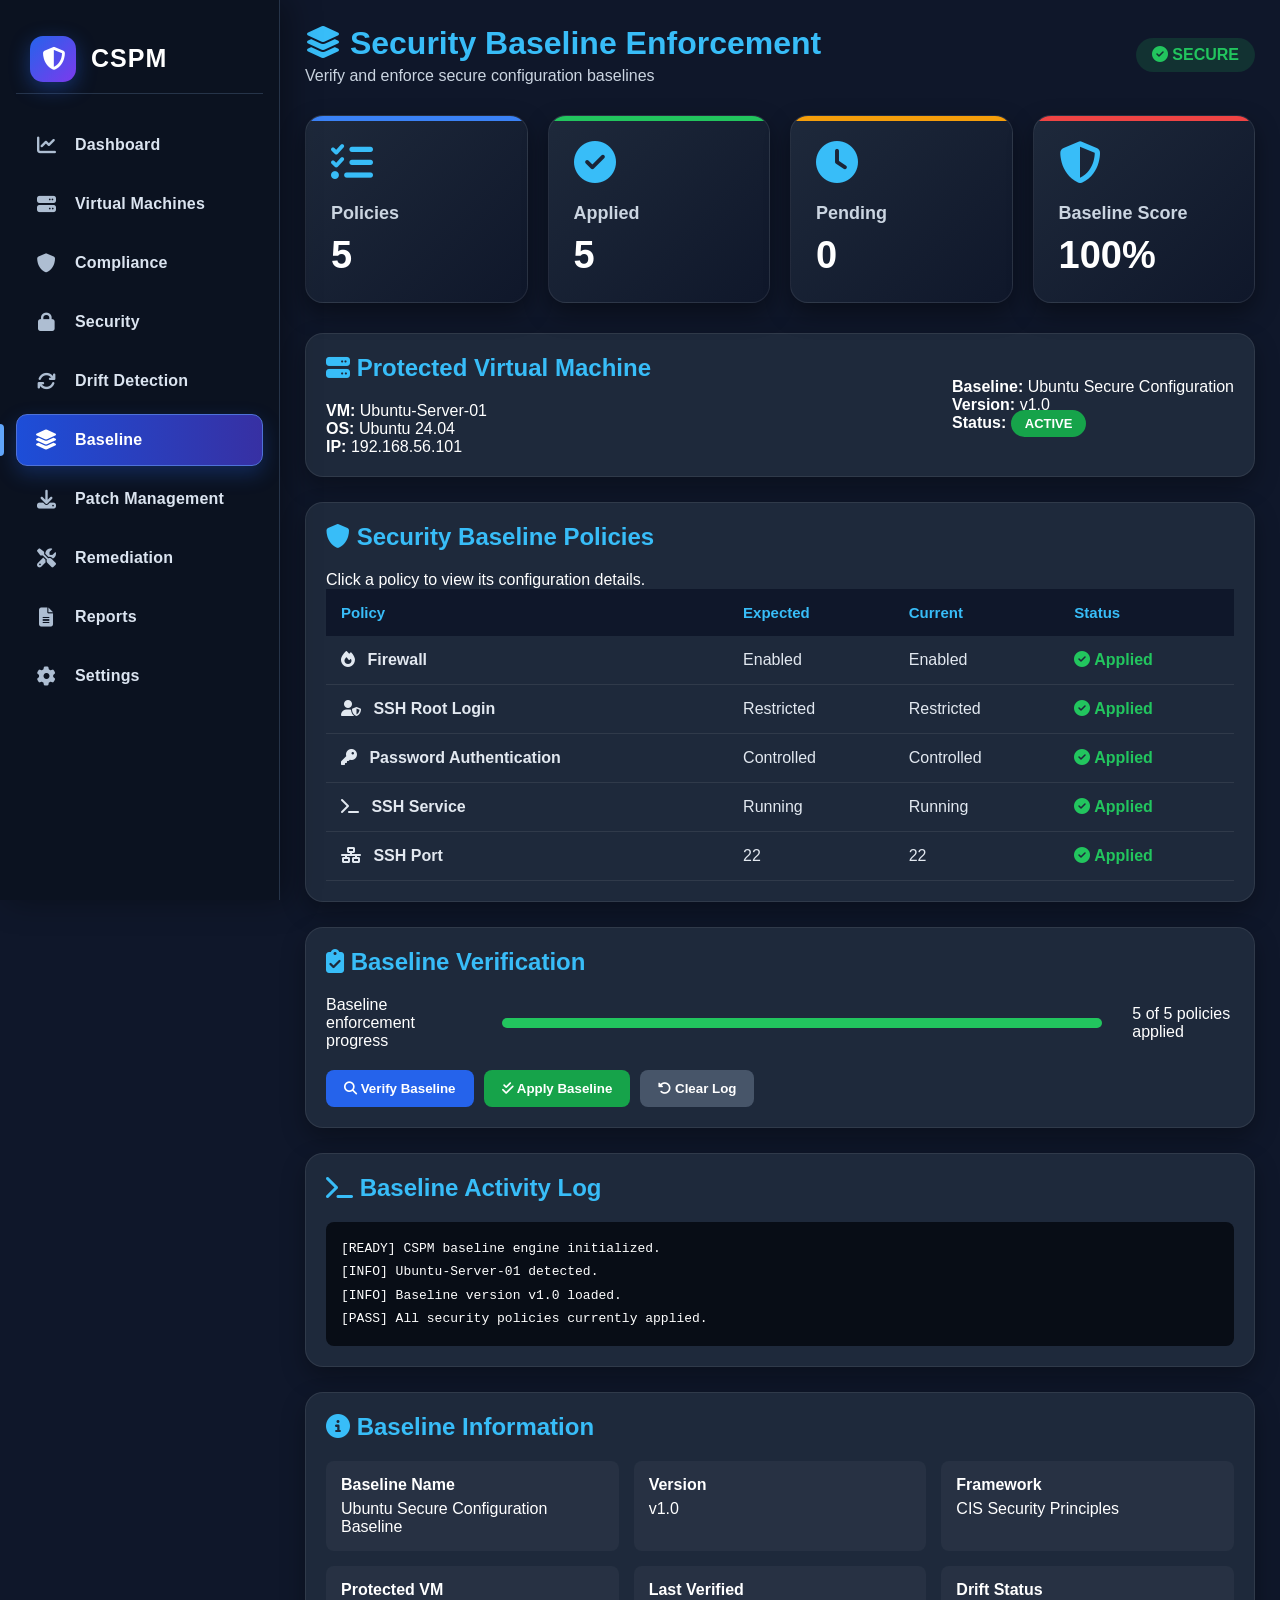
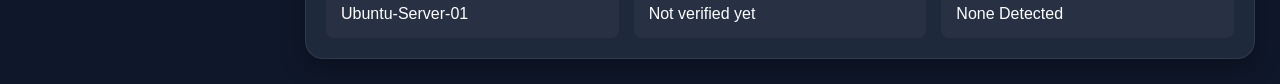
<file: dashboard/baseline.html>
<!DOCTYPE html>
<html lang="en">

<head>
<meta charset="UTF-8">
<meta name="viewport" content="width=device-width, initial-scale=1.0">

<title>Security Baseline Enforcement</title>

<link rel="stylesheet" href="css/style.css">
<link rel="stylesheet" href="css/sidebar.css">
<link rel="stylesheet" href="css/cards.css">
<link rel="stylesheet" href="css/tables.css">
<link rel="stylesheet" href="css/animations.css">
<link rel="stylesheet" href="css/responsive.css">

<link rel="stylesheet"
href="https://cdnjs.cloudflare.com/ajax/libs/font-awesome/6.7.2/css/all.min.css">

<style>

.baseline-header {
    display:flex;
    justify-content:space-between;
    align-items:center;
    gap:20px;
    flex-wrap:wrap;
}

.baseline-status {
    padding:8px 16px;
    border-radius:20px;
    background:rgba(34,197,94,.15);
    color:#22c55e;
    font-weight:bold;
}

.policy-row {
    cursor:pointer;
    transition:.2s;
}

.policy-row:hover {
    background:rgba(255,255,255,.04);
}

.policy-name {
    font-weight:bold;
}

.policy-name i {
    margin-right:8px;
}

.status-applied {
    color:#22c55e;
    font-weight:bold;
}

.status-pending {
    color:#f59e0b;
    font-weight:bold;
}

.status-failed {
    color:#ef4444;
    font-weight:bold;
}

.action-buttons {
    display:flex;
    gap:10px;
    flex-wrap:wrap;
    margin-top:20px;
}

.action-btn {
    border:none;
    padding:11px 18px;
    border-radius:8px;
    cursor:pointer;
    font-weight:bold;
    transition:.2s;
}

.action-btn:hover {
    transform:translateY(-2px);
}

.verify-btn {
    background:#2563eb;
    color:white;
}

.apply-btn {
    background:#16a34a;
    color:white;
}

.reset-btn {
    background:#475569;
    color:white;
}

.details-box {
    display:none;
    margin-top:20px;
    padding:20px;
    border-radius:10px;
    background:rgba(255,255,255,.04);
    border:1px solid rgba(255,255,255,.08);
}

.details-box.show {
    display:block;
}

.detail-grid {
    display:grid;
    grid-template-columns:repeat(3,1fr);
    gap:15px;
    margin-top:15px;
}

.detail-item {
    padding:15px;
    border-radius:8px;
    background:rgba(255,255,255,.04);
}

.detail-item strong {
    display:block;
    margin-bottom:6px;
}

.progress-container {
    margin-top:20px;
}

.progress-bar {
    width:100%;
    height:10px;
    background:rgba(255,255,255,.1);
    border-radius:10px;
    overflow:hidden;
}

.progress-fill {
    width:100%;
    height:100%;
    background:#22c55e;
    transition:width .5s;
}

.log-box {
    max-height:180px;
    overflow:auto;
    padding:15px;
    background:#080d16;
    border-radius:8px;
    font-family:monospace;
    font-size:13px;
    line-height:1.8;
}

.modal {
    display:none;
    position:fixed;
    inset:0;
    background:rgba(0,0,0,.65);
    align-items:center;
    justify-content:center;
    z-index:9999;
}

.modal.show {
    display:flex;
}

.modal-content {
    width:min(600px,90%);
    padding:25px;
    border-radius:12px;
    background:#111827;
    box-shadow:0 20px 60px rgba(0,0,0,.5);
}

.close-modal {
    float:right;
    cursor:pointer;
    font-size:22px;
}

@media(max-width:800px) {
    .detail-grid {
        grid-template-columns:1fr;
    }
}

</style>

</head>

<body>

<!-- SIDEBAR -->

<aside class="sidebar">

<div class="logo">
<i class="fa-solid fa-shield-halved"></i>
<h2>CSPM</h2>
</div>

<ul>

<li>
<a href="index.html">
<i class="fa-solid fa-chart-line"></i>
Dashboard
</a>
</li>

<li>
<a href="vm.html">
<i class="fa-solid fa-server"></i>
Virtual Machines
</a>
</li>

<li>
<a href="compliance.html">
<i class="fa-solid fa-shield"></i>
Compliance
</a>
</li>

<li>
<a href="security.html">
<i class="fa-solid fa-lock"></i>
Security
</a>
</li>

<li>
<a href="drift.html">
<i class="fa-solid fa-arrows-rotate"></i>
Drift Detection
</a>
</li>

<li class="active">
<a href="baseline.html">
<i class="fa-solid fa-layer-group"></i>
Baseline
</a>
</li>

<li>
<a href="patch.html">
<i class="fa-solid fa-download"></i>
Patch Management
</a>
</li>

<li>
<a href="remediation.html">
<i class="fa-solid fa-screwdriver-wrench"></i>
Remediation
</a>
</li>

<li>
<a href="reports.html">
<i class="fa-solid fa-file-lines"></i>
Reports
</a>
</li>

<li>
<a href="settings.html">
<i class="fa-solid fa-gear"></i>
Settings
</a>
</li>

</ul>

</aside>


<!-- MAIN -->

<main class="content">

<header class="header">

<div>

<h1>
<i class="fa-solid fa-layer-group"></i>
Security Baseline Enforcement
</h1>

<p>
Verify and enforce secure configuration baselines
</p>

</div>

<div class="baseline-status" id="overallStatus">
<i class="fa-solid fa-circle-check"></i>
SECURE
</div>

</header>


<!-- SUMMARY CARDS -->

<section class="cards">

<div class="card">

<i class="fa-solid fa-list-check"></i>

<h3>Policies</h3>

<h1 id="policyCount">5</h1>

</div>


<div class="card">

<i class="fa-solid fa-circle-check"></i>

<h3>Applied</h3>

<h1 id="appliedCount">5</h1>

</div>


<div class="card">

<i class="fa-solid fa-clock"></i>

<h3>Pending</h3>

<h1 id="pendingCount">0</h1>

</div>


<div class="card">

<i class="fa-solid fa-shield-halved"></i>

<h3>Baseline Score</h3>

<h1 id="baselineScore">100%</h1>

</div>

</section>


<!-- VM -->

<div class="panel">

<div class="baseline-header">

<div>

<h2>
<i class="fa-solid fa-server"></i>
Protected Virtual Machine
</h2>

<p>
<b>VM:</b> Ubuntu-Server-01
</p>

<p>
<b>OS:</b> Ubuntu 24.04
</p>

<p>
<b>IP:</b> 192.168.56.101
</p>

</div>

<div>

<p>
<b>Baseline:</b> Ubuntu Secure Configuration
</p>

<p>
<b>Version:</b> v1.0
</p>

<p>
<b>Status:</b>
<span class="badge pass" id="vmBaselineStatus">
ACTIVE
</span>
</p>

</div>

</div>

</div>


<!-- POLICIES -->

<div class="panel">

<h2>
<i class="fa-solid fa-shield"></i>
Security Baseline Policies
</h2>

<p>
Click a policy to view its configuration details.
</p>

<table>

<thead>

<tr>
<th>Policy</th>
<th>Expected</th>
<th>Current</th>
<th>Status</th>
</tr>

</thead>

<tbody>

<tr class="policy-row" onclick="showPolicy('Firewall')">

<td class="policy-name">
<i class="fa-solid fa-fire"></i>
Firewall
</td>

<td>Enabled</td>
<td id="firewallCurrent">Enabled</td>

<td>
<span class="status-applied">
<i class="fa-solid fa-circle-check"></i>
Applied
</span>
</td>

</tr>


<tr class="policy-row" onclick="showPolicy('SSH Root Login')">

<td class="policy-name">
<i class="fa-solid fa-user-shield"></i>
SSH Root Login
</td>

<td>Restricted</td>
<td id="sshRootCurrent">Restricted</td>

<td>
<span class="status-applied">
<i class="fa-solid fa-circle-check"></i>
Applied
</span>
</td>

</tr>


<tr class="policy-row" onclick="showPolicy('Password Authentication')">

<td class="policy-name">
<i class="fa-solid fa-key"></i>
Password Authentication
</td>

<td>Controlled</td>
<td id="passwordCurrent">Controlled</td>

<td>
<span class="status-applied">
<i class="fa-solid fa-circle-check"></i>
Applied
</span>
</td>

</tr>


<tr class="policy-row" onclick="showPolicy('SSH Service')">

<td class="policy-name">
<i class="fa-solid fa-terminal"></i>
SSH Service
</td>

<td>Running</td>
<td id="sshServiceCurrent">Running</td>

<td>
<span class="status-applied">
<i class="fa-solid fa-circle-check"></i>
Applied
</span>
</td>

</tr>


<tr class="policy-row" onclick="showPolicy('SSH Port')">

<td class="policy-name">
<i class="fa-solid fa-network-wired"></i>
SSH Port
</td>

<td>22</td>
<td id="sshPortCurrent">22</td>

<td>
<span class="status-applied">
<i class="fa-solid fa-circle-check"></i>
Applied
</span>
</td>

</tr>

</tbody>

</table>


<!-- POLICY DETAILS -->

<div class="details-box" id="policyDetails">

<h3 id="detailTitle">
Policy Details
</h3>

<div class="detail-grid">

<div class="detail-item">

<strong>Expected Configuration</strong>

<span id="detailExpected">-</span>

</div>

<div class="detail-item">

<strong>Current Configuration</strong>

<span id="detailCurrent">-</span>

</div>

<div class="detail-item">

<strong>Security Status</strong>

<span id="detailStatus">-</span>

</div>

</div>

</div>

</div>


<!-- SUMMARY -->

<div class="panel">

<h2>
<i class="fa-solid fa-clipboard-check"></i>
Baseline Verification
</h2>

<div class="progress-container">

<p>
Baseline enforcement progress
</p>

<div class="progress-bar">

<div
class="progress-fill"
id="progressFill">
</div>

</div>

<p id="progressText">
5 of 5 policies applied
</p>

</div>

<div class="action-buttons">

<button
class="action-btn verify-btn"
onclick="verifyBaseline()">

<i class="fa-solid fa-magnifying-glass"></i>
Verify Baseline

</button>


<button
class="action-btn apply-btn"
onclick="applyBaseline()">

<i class="fa-solid fa-check-double"></i>
Apply Baseline

</button>


<button
class="action-btn reset-btn"
onclick="clearLog()">

<i class="fa-solid fa-rotate-left"></i>
Clear Log

</button>

</div>

</div>


<!-- EXECUTION LOG -->

<div class="panel">

<h2>
<i class="fa-solid fa-terminal"></i>
Baseline Activity Log
</h2>

<div class="log-box" id="activityLog">

[READY] CSPM baseline engine initialized.<br>

[INFO] Ubuntu-Server-01 detected.<br>

[INFO] Baseline version v1.0 loaded.<br>

[PASS] All security policies currently applied.

</div>

</div>


<!-- BASELINE INFORMATION -->

<div class="panel">

<h2>
<i class="fa-solid fa-circle-info"></i>
Baseline Information
</h2>

<div class="detail-grid">

<div class="detail-item">

<strong>Baseline Name</strong>

Ubuntu Secure Configuration Baseline

</div>

<div class="detail-item">

<strong>Version</strong>

v1.0

</div>

<div class="detail-item">

<strong>Framework</strong>

CIS Security Principles

</div>

<div class="detail-item">

<strong>Protected VM</strong>

Ubuntu-Server-01

</div>

<div class="detail-item">

<strong>Last Verified</strong>

<span id="lastVerified">
Not verified yet
</span>

</div>

<div class="detail-item">

<strong>Drift Status</strong>

<span id="driftStatus">
None Detected
</span>

</div>

</div>

</div>

</main>


<!-- POLICY MODAL -->

<div class="modal" id="policyModal">

<div class="modal-content">

<span
class="close-modal"
onclick="closeModal()">
&times;
</span>

<h2 id="modalTitle">
Policy
</h2>

<p id="modalDescription">
Policy details
</p>

<button
class="action-btn verify-btn"
onclick="closeModal()">

Close

</button>

</div>

</div>


<script>

const policies = {

"Firewall": {
expected:"Enabled",
current:"Enabled",
description:"The host firewall must remain enabled to protect the virtual machine from unauthorized network access."
},

"SSH Root Login": {
expected:"Restricted",
current:"Restricted",
description:"Direct SSH root access is restricted according to the approved security baseline."
},

"Password Authentication": {
expected:"Controlled",
current:"Controlled",
description:"SSH password authentication must follow the approved security configuration."
},

"SSH Service": {
expected:"Running",
current:"Running",
description:"The SSH service is monitored and must remain available for approved administration."
},

"SSH Port": {
expected:"22",
current:"22",
description:"SSH is configured to use the approved port 22."
}

};


function showPolicy(name) {

const policy = policies[name];

document.getElementById("detailTitle").innerText =
name + " Details";

document.getElementById("detailExpected").innerText =
policy.expected;

document.getElementById("detailCurrent").innerText =
policy.current;

document.getElementById("detailStatus").innerHTML =
'<span class="status-applied">APPLIED</span>';

document.getElementById("policyDetails")
.classList.add("show");

document.getElementById("modalTitle").innerText =
name;

document.getElementById("modalDescription").innerText =
policy.description;

document.getElementById("policyModal")
.classList.add("show");

}


function closeModal() {

document.getElementById("policyModal")
.classList.remove("show");

}


function addLog(message) {

const log =
document.getElementById("activityLog");

const time =
new Date().toLocaleTimeString();

log.innerHTML +=
"<br>[" + time + "] " + message;

log.scrollTop = log.scrollHeight;

}


function verifyBaseline() {

addLog("INFO: Starting baseline verification...");

const progress =
document.getElementById("progressFill");

progress.style.width = "20%";

setTimeout(() => {

addLog("CHECK: Firewall configuration verified.");
progress.style.width = "40%";

},500);

setTimeout(() => {

addLog("CHECK: SSH root login configuration verified.");
progress.style.width = "60%";

},1000);

setTimeout(() => {

addLog("CHECK: Password authentication verified.");
progress.style.width = "80%";

},1500);

setTimeout(() => {

addLog("CHECK: SSH service and port verified.");
progress.style.width = "100%";

document.getElementById("lastVerified")
.innerText =
new Date().toLocaleString();

document.getElementById("driftStatus")
.innerText =
"None Detected";

addLog("PASS: Baseline verification completed.");

document.getElementById("overallStatus")
.innerHTML =
'<i class="fa-solid fa-circle-check"></i> SECURE';

},2000);

}


function applyBaseline() {

addLog("INFO: Applying approved security baseline...");

document.getElementById("progressFill")
.style.width = "20%";

setTimeout(() => {

addLog("APPLY: Firewall policy enforced.");
document.getElementById("progressFill")
.style.width = "40%";

},500);

setTimeout(() => {

addLog("APPLY: SSH root login restriction enforced.");
document.getElementById("progressFill")
.style.width = "60%";

},1000);

setTimeout(() => {

addLog("APPLY: Password authentication policy enforced.");
document.getElementById("progressFill")
.style.width = "80%";

},1500);

setTimeout(() => {

addLog("APPLY: SSH service and port policy verified.");
document.getElementById("progressFill")
.style.width = "100%";

document.getElementById("appliedCount")
.innerText = "5";

document.getElementById("pendingCount")
.innerText = "0";

document.getElementById("baselineScore")
.innerText = "100%";

document.getElementById("progressText")
.innerText =
"5 of 5 policies applied";

document.getElementById("lastVerified")
.innerText =
new Date().toLocaleString();

addLog("SUCCESS: Security baseline successfully applied.");

document.getElementById("overallStatus")
.innerHTML =
'<i class="fa-solid fa-circle-check"></i> SECURE';

},2000);

}


function clearLog() {

document.getElementById("activityLog").innerHTML =
"[READY] Activity log cleared.<br>[INFO] CSPM baseline engine ready.";

}


window.onclick = function(event) {

const modal =
document.getElementById("policyModal");

if(event.target === modal) {

closeModal();

}

};

</script>

</body>
</html>
</file>
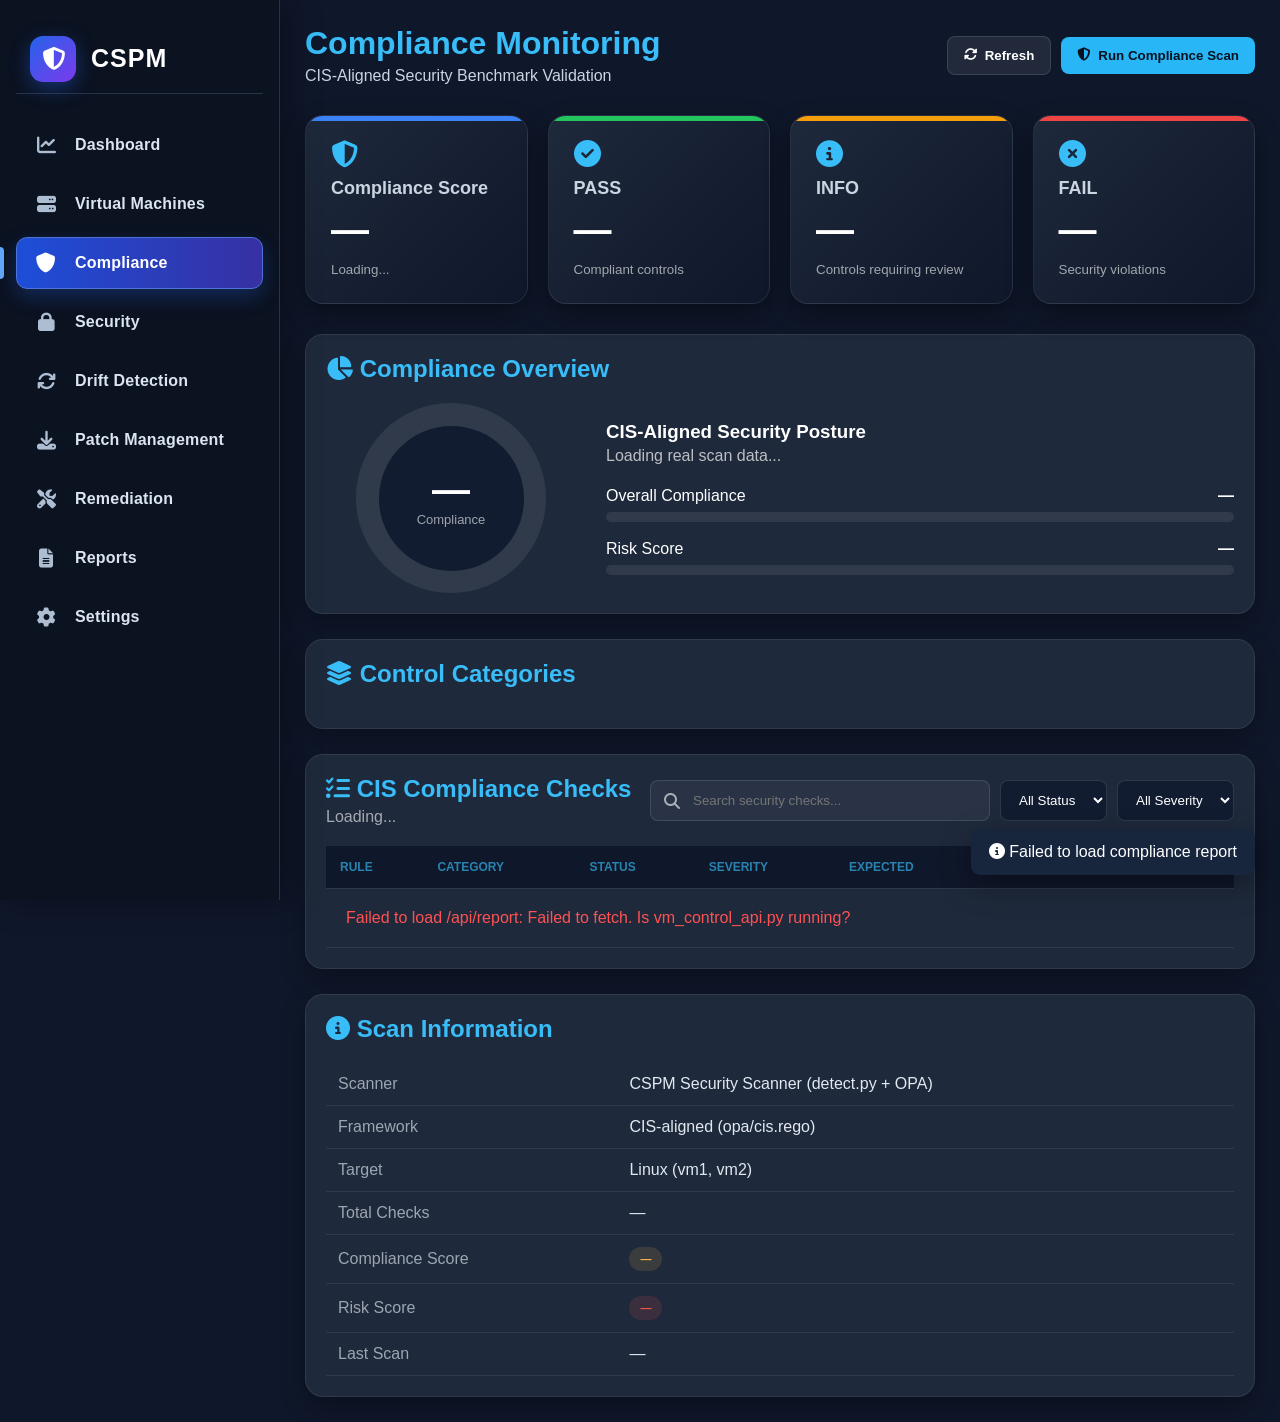
<file: dashboard/compliance.html>
<!DOCTYPE html>
<html lang="en">

<head>

<meta charset="UTF-8">
<meta name="viewport" content="width=device-width, initial-scale=1.0">

<title>CSPM Compliance | Advanced Private Cloud CSPM</title>

<link rel="stylesheet" href="css/style.css">
<link rel="stylesheet" href="css/sidebar.css">
<link rel="stylesheet" href="css/cards.css">
<link rel="stylesheet" href="css/tables.css">
<link rel="stylesheet" href="css/animations.css">
<link rel="stylesheet" href="css/responsive.css">

<link rel="stylesheet"
href="https://cdnjs.cloudflare.com/ajax/libs/font-awesome/6.7.2/css/all.min.css">

<style>

.page-header-actions {
    display: flex;
    gap: 10px;
    align-items: center;
    flex-wrap: wrap;
}

.action-btn {
    border: none;
    padding: 11px 16px;
    border-radius: 8px;
    cursor: pointer;
    font-weight: 600;
    color: white;
    display: inline-flex;
    align-items: center;
    gap: 8px;
    transition: 0.2s ease;
}

.action-btn:hover {
    transform: translateY(-2px);
}

.primary-btn {
    background: #28b6f6;
    color: #07111f;
}

.secondary-btn {
    background: rgba(255,255,255,0.08);
    border: 1px solid rgba(255,255,255,0.12);
}

.compliance-card {
    position: relative;
    overflow: hidden;
}

.compliance-card i {
    font-size: 27px;
    margin-bottom: 10px;
}

.compliance-card h1 {
    margin: 8px 0;
}

.compliance-card small {
    opacity: 0.6;
}

.score-container {
    display: grid;
    grid-template-columns: 250px 1fr;
    gap: 30px;
    align-items: center;
}

.score-circle {
    width: 190px;
    height: 190px;
    border-radius: 50%;
    margin: auto;
    background: conic-gradient(rgba(255,255,255,0.08) 0deg, rgba(255,255,255,0.08) 360deg);
    display: flex;
    align-items: center;
    justify-content: center;
    transition: background 0.4s ease;
}

.score-inner {
    width: 145px;
    height: 145px;
    border-radius: 50%;
    background: #111c30;
    display: flex;
    flex-direction: column;
    align-items: center;
    justify-content: center;
}

.score-inner h1 {
    margin: 0;
    font-size: 38px;
}

.score-inner span {
    opacity: 0.6;
    font-size: 13px;
}

.score-details h3 {
    margin-top: 0;
}

.score-bar-container {
    margin-top: 18px;
}

.score-bar-label {
    display: flex;
    justify-content: space-between;
    margin-bottom: 7px;
}

.score-bar {
    height: 10px;
    border-radius: 10px;
    background: rgba(255,255,255,0.08);
    overflow: hidden;
}

.score-bar-fill {
    height: 100%;
    width: 0%;
    background: #20d47b;
    border-radius: 10px;
    transition: width 0.4s ease;
}

.compliance-toolbar {
    display: flex;
    justify-content: space-between;
    align-items: center;
    gap: 15px;
    flex-wrap: wrap;
    margin-bottom: 20px;
}

.search-container {
    position: relative;
    width: 340px;
    max-width: 100%;
}

.search-container i {
    position: absolute;
    left: 14px;
    top: 50%;
    transform: translateY(-50%);
    opacity: 0.6;
}

.search-container input {
    width: 100%;
    box-sizing: border-box;
    padding: 12px 15px 12px 42px;
    border-radius: 8px;
    border: 1px solid rgba(255,255,255,0.12);
    background: rgba(255,255,255,0.05);
    color: white;
    outline: none;
}

.search-container input:focus {
    border-color: #28b6f6;
}

.filters {
    display: flex;
    gap: 10px;
    flex-wrap: wrap;
}

.filters select {
    padding: 11px 14px;
    border-radius: 8px;
    background: #111c30;
    color: white;
    border: 1px solid rgba(255,255,255,0.12);
}

.compliance-table {
    width: 100%;
    border-collapse: collapse;
}

.compliance-table th {
    padding: 14px;
    text-align: left;
    font-size: 12px;
    text-transform: uppercase;
    opacity: 0.65;
}

.compliance-table td {
    padding: 15px 14px;
    border-top: 1px solid rgba(255,255,255,0.07);
    vertical-align: middle;
}

.compliance-table tbody tr {
    transition: 0.2s ease;
}

.compliance-table tbody tr:hover {
    background: rgba(40,182,246,0.05);
}

.rule-id {
    font-size: 11px;
    opacity: 0.55;
    display: block;
    margin-top: 4px;
}

.rule-name {
    font-weight: 700;
}

.badge {
    padding: 6px 11px;
    border-radius: 20px;
    font-size: 11px;
    font-weight: 700;
    display: inline-block;
}

.badge.pass {
    color: #20d47b;
    background: rgba(32,212,123,0.13);
}

.badge.fail {
    color: #ff5252;
    background: rgba(255,82,82,0.13);
}

.badge.info {
    color: #40bdf5;
    background: rgba(64,189,245,0.13);
}

.badge.warning {
    color: #ffb74d;
    background: rgba(255,183,77,0.13);
}

.badge.high {
    color: #ff5252;
    background: rgba(255,82,82,0.10);
}

.badge.medium {
    color: #ffb74d;
    background: rgba(255,183,77,0.10);
}

.badge.low {
    color: #40bdf5;
    background: rgba(64,189,245,0.10);
}

.details-btn {
    border: 1px solid rgba(255,255,255,0.12);
    background: rgba(255,255,255,0.05);
    color: white;
    padding: 8px 12px;
    border-radius: 6px;
    cursor: pointer;
}

.details-btn:hover {
    border-color: #28b6f6;
}

.rule-details {
    display: none;
}

.rule-details.show {
    display: table-row;
}

.rule-details td {
    background: rgba(255,255,255,0.025);
    padding: 20px;
}

.detail-box {
    display: grid;
    grid-template-columns: repeat(2, 1fr);
    gap: 15px;
}

.detail-item {
    padding: 14px;
    border-radius: 8px;
    background: rgba(255,255,255,0.04);
}

.detail-item h4 {
    margin: 0 0 7px;
    opacity: 0.6;
    font-size: 12px;
    text-transform: uppercase;
}

.detail-item p {
    margin: 0;
    line-height: 1.5;
}

.category-grid {
    display: grid;
    grid-template-columns: repeat(4, 1fr);
    gap: 15px;
    margin-top: 20px;
}

.category-card {
    padding: 18px;
    border-radius: 10px;
    background: rgba(255,255,255,0.045);
    border: 1px solid rgba(255,255,255,0.06);
}

.category-card h3 {
    margin: 0 0 10px;
}

.category-card p {
    margin: 0;
    opacity: 0.7;
}

.category-count {
    font-size: 24px;
    font-weight: bold;
}

.empty-state {
    display: none;
    text-align: center;
    padding: 35px;
    opacity: 0.65;
}

.empty-state i {
    font-size: 35px;
    margin-bottom: 10px;
}

#toast {
    position: fixed;
    right: 25px;
    bottom: 25px;
    background: #18263d;
    color: white;
    padding: 14px 18px;
    border-radius: 9px;
    box-shadow: 0 10px 30px rgba(0,0,0,0.35);
    display: none;
    z-index: 9999;
}

#toast.show {
    display: block;
    animation: toastIn 0.3s ease;
}

@keyframes toastIn {
    from { transform: translateY(20px); opacity: 0; }
    to { transform: translateY(0); opacity: 1; }
}

@media(max-width: 1000px) {
    .score-container { grid-template-columns: 1fr; }
    .category-grid { grid-template-columns: repeat(2, 1fr); }
}

@media(max-width: 700px) {
    .category-grid { grid-template-columns: 1fr; }
    .detail-box { grid-template-columns: 1fr; }
    .compliance-table { min-width: 950px; }
    .panel { overflow-x: auto; }
}

</style>

</head>


<body>


<aside class="sidebar">
<div class="logo">
<i class="fa-solid fa-shield-halved"></i>
<h2>CSPM</h2>
</div>
<ul>
<li><a href="index.html"><i class="fa-solid fa-chart-line"></i> Dashboard</a></li>
<li><a href="vm.html"><i class="fa-solid fa-server"></i> Virtual Machines</a></li>
<li class="active"><a href="compliance.html"><i class="fa-solid fa-shield"></i> Compliance</a></li>
<li><a href="security.html"><i class="fa-solid fa-lock"></i> Security</a></li>
<li><a href="drift.html"><i class="fa-solid fa-arrows-rotate"></i> Drift Detection</a></li>

<li><a href="patch.html"><i class="fa-solid fa-download"></i> Patch Management</a></li>
<li><a href="remediation.html"><i class="fa-solid fa-screwdriver-wrench"></i> Remediation</a></li>
<li><a href="reports.html"><i class="fa-solid fa-file-lines"></i> Reports</a></li>
<li><a href="settings.html"><i class="fa-solid fa-gear"></i> Settings</a></li>
</ul>
</aside>


<main class="content">

<header class="header">
<div>
<h1>Compliance Monitoring</h1>
<p>CIS-Aligned Security Benchmark Validation</p>
</div>

<div class="page-header-actions">
<button class="action-btn secondary-btn" onclick="refreshCompliance()">
<i class="fa-solid fa-rotate"></i> Refresh
</button>
<button class="action-btn primary-btn" onclick="runComplianceScan()">
<i class="fa-solid fa-shield-halved"></i> Run Compliance Scan
</button>
</div>
</header>


<!-- SUMMARY CARDS (values filled by compliance.js) -->
<section class="cards">

<div class="card compliance-card">
<i class="fa-solid fa-shield-halved"></i>
<h3>Compliance Score</h3>
<h1 id="complianceScore">—</h1>
<small id="complianceScoreSub">Loading...</small>
</div>

<div class="card compliance-card">
<i class="fa-solid fa-circle-check"></i>
<h3>PASS</h3>
<h1 id="passCount">—</h1>
<small>Compliant controls</small>
</div>

<div class="card compliance-card">
<i class="fa-solid fa-circle-info"></i>
<h3>INFO</h3>
<h1 id="infoCount">—</h1>
<small>Controls requiring review</small>
</div>

<div class="card compliance-card">
<i class="fa-solid fa-circle-xmark"></i>
<h3>FAIL</h3>
<h1 id="failCount">—</h1>
<small>Security violations</small>
</div>

</section>


<!-- COMPLIANCE OVERVIEW -->
<div class="panel">

<h2><i class="fa-solid fa-chart-pie"></i> Compliance Overview</h2>

<div class="score-container">

<div>
<div class="score-circle">
<div class="score-inner">
<h1>—</h1>
<span>Compliance</span>
</div>
</div>
</div>

<div class="score-details">
<h3>CIS-Aligned Security Posture</h3>
<p id="scoreDescription" style="opacity:0.7; line-height:1.6;">Loading real scan data...</p>

<div class="score-bar-container">
<div class="score-bar-label">
<span>Overall Compliance</span>
<strong id="overallComplianceLabel">—</strong>
</div>
<div class="score-bar">
<div id="overallComplianceBar" class="score-bar-fill"></div>
</div>
</div>

<div class="score-bar-container">
<div class="score-bar-label">
<span>Risk Score</span>
<strong id="riskScoreLabel">—</strong>
</div>
<div class="score-bar">
<div id="riskScoreBar" class="score-bar-fill" style="background:#ff5252;"></div>
</div>
</div>

</div>
</div>
</div>


<!-- CONTROL CATEGORY SUMMARY (built dynamically) -->
<div class="panel">
<h2><i class="fa-solid fa-layer-group"></i> Control Categories</h2>
<div class="category-grid" id="categoryGrid">
<!-- filled by compliance.js -->
</div>
</div>


<!-- COMPLIANCE CHECKS -->
<div class="panel">

<div class="compliance-toolbar">
<div>
<h2 style="margin-bottom:5px;"><i class="fa-solid fa-list-check"></i> CIS Compliance Checks</h2>
<p id="checksSubtitle" style="opacity:0.6; margin-top:0;">Loading...</p>
</div>

<div class="filters">
<div class="search-container">
<i class="fa-solid fa-magnifying-glass"></i>
<input type="text" id="searchInput" placeholder="Search security checks..." onkeyup="filterChecks()">
</div>

<select id="statusFilter" onchange="filterChecks()">
<option value="all">All Status</option>
<option value="PASS">PASS</option>
<option value="FAIL">FAIL</option>
</select>

<select id="severityFilter" onchange="filterChecks()">
<option value="all">All Severity</option>
<option value="HIGH">HIGH</option>
<option value="MEDIUM">MEDIUM</option>
<option value="LOW">LOW</option>
</select>
</div>
</div>

<div style="overflow-x:auto;">
<table class="compliance-table">
<thead>
<tr>
<th>Rule</th>
<th>Category</th>
<th>Status</th>
<th>Severity</th>
<th>Expected</th>
<th>Actual</th>
<th>Details</th>
</tr>
</thead>
<tbody id="complianceTable">
<!-- rows generated live by compliance.js from /api/report -->
</tbody>
</table>

<div id="emptyState" class="empty-state">
<i class="fa-solid fa-magnifying-glass"></i>
<h3>No compliance checks found</h3>
<p>Try changing the search or filters.</p>
</div>

</div>
</div>


<!-- SCAN INFORMATION -->
<div class="panel">
<h2><i class="fa-solid fa-circle-info"></i> Scan Information</h2>
<table class="info-table" style="width:100%; border-collapse:collapse;">
<tr><td style="padding:12px; opacity:0.65;">Scanner</td><td style="padding:12px;">CSPM Security Scanner (detect.py + OPA)</td></tr>
<tr><td style="padding:12px; opacity:0.65;">Framework</td><td style="padding:12px;">CIS-aligned (opa/cis.rego)</td></tr>
<tr><td style="padding:12px; opacity:0.65;">Target</td><td style="padding:12px;">Linux (vm1, vm2)</td></tr>
<tr><td style="padding:12px; opacity:0.65;">Total Checks</td><td style="padding:12px;" id="scanTotalChecks">—</td></tr>
<tr><td style="padding:12px; opacity:0.65;">Compliance Score</td><td style="padding:12px;"><span class="badge warning" id="scanComplianceScore">—</span></td></tr>
<tr><td style="padding:12px; opacity:0.65;">Risk Score</td><td style="padding:12px;"><span class="badge fail" id="scanRiskScore">—</span></td></tr>
<tr><td style="padding:12px; opacity:0.65;">Last Scan</td><td style="padding:12px;" id="scanTimestamp">—</td></tr>
</table>
</div>


</main>


<div id="toast">
<i class="fa-solid fa-circle-info"></i>
<span id="toastMessage">Operation started</span>
</div>


<script>

/* UI-only helpers that stay local to this page.
   Data-fetching and rendering logic lives in compliance.js */

function toggleDetails(id) {
    const row = document.getElementById(id);

    if (!row) {
        console.error("Details row not found:", id);
        return;
    }

    const isOpening = !row.classList.contains("show");
    row.classList.toggle("show", isOpening);
    row.style.display = isOpening ? "table-row" : "none";
}

function filterChecks() {
    const search = document.getElementById("searchInput").value.toLowerCase();
    const status = document.getElementById("statusFilter").value;
    const severity = document.getElementById("severityFilter").value;

    const rows = document.querySelectorAll(".rule-row");
    let visibleCount = 0;

    rows.forEach(row => {
        const rowStatus = row.dataset.status;
        const rowSeverity = row.dataset.severity;
        const rowSearch = row.dataset.search;

        const matchesSearch = rowSearch.includes(search);
        const matchesStatus = status === "all" || rowStatus === status;
        const matchesSeverity = severity === "all" || rowSeverity === severity;

        if (matchesSearch && matchesStatus && matchesSeverity) {
            row.style.display = "";
            visibleCount++;
        } else {
            row.style.display = "none";
        }

        const detailRow = row.nextElementSibling;
        if (detailRow && detailRow.classList.contains("rule-details")) {
            detailRow.style.display = "none";
            detailRow.classList.remove("show");
        }
    });

    const emptyState = document.getElementById("emptyState");
    emptyState.style.display = visibleCount === 0 ? "block" : "none";
}

</script>

<script src="compliance.js"></script>

</body>

</html>
</file>
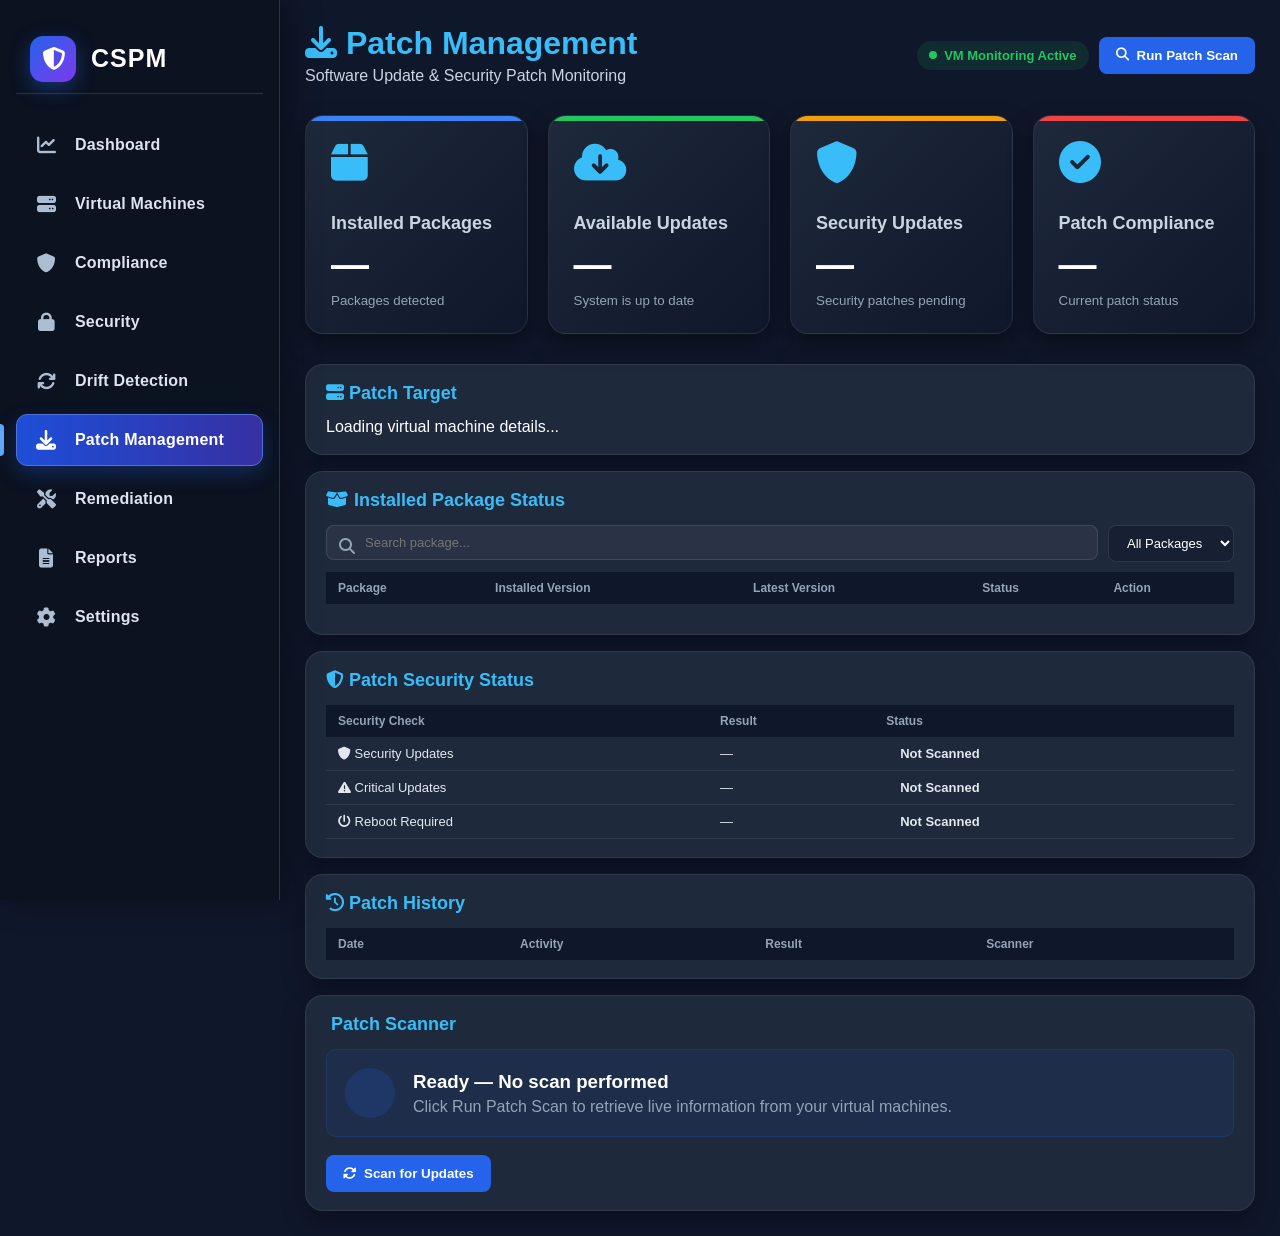
<file: dashboard/patch.html>
<!DOCTYPE html>
<html lang="en">

<head>

<meta charset="UTF-8">
<meta name="viewport" content="width=device-width, initial-scale=1.0">

<title>Patch Management | Advanced Private Cloud CSPM</title>

<link rel="stylesheet" href="css/style.css">
<link rel="stylesheet" href="css/sidebar.css">
<link rel="stylesheet" href="css/cards.css">
<link rel="stylesheet" href="css/tables.css">
<link rel="stylesheet" href="css/animations.css">
<link rel="stylesheet" href="css/responsive.css">

<link rel="stylesheet"
href="https://cdnjs.cloudflare.com/ajax/libs/font-awesome/6.7.2/css/all.min.css">

<style>

/* =========================================================
   PATCH MANAGEMENT PAGE
   ========================================================= */

.page-subtitle {
    color: #94a3b8;
    margin-top: 6px;
}

.header-actions {
    display: flex;
    gap: 10px;
    align-items: center;
}

/* VM Status */

.vm-status {
    display: inline-flex;
    align-items: center;
    gap: 7px;
    padding: 7px 12px;
    border-radius: 20px;
    font-size: 13px;
    font-weight: bold;
    background: rgba(34,197,94,0.12);
    color: #22c55e;
}

.status-dot {
    width: 8px;
    height: 8px;
    border-radius: 50%;
    background: #22c55e;
}

/* Buttons */

.patch-btn {
    border: none;
    padding: 11px 17px;
    border-radius: 8px;
    cursor: pointer;
    font-weight: 600;
    display: inline-flex;
    align-items: center;
    gap: 8px;
    transition: 0.2s ease;
}

.patch-btn:hover {
    transform: translateY(-1px);
    opacity: 0.9;
}

.primary-btn {
    background: #2563eb;
    color: white;
}

.secondary-btn {
    background: rgba(255,255,255,0.08);
    color: #e2e8f0;
}

.success-btn {
    background: #16a34a;
    color: white;
}

.warning-btn {
    background: #d97706;
    color: white;
}

.danger-btn {
    background: #dc2626;
    color: white;
}

.patch-btn:disabled {
    opacity: 0.5;
    cursor: not-allowed;
    transform: none;
}

/* Summary cards */

.patch-card {
    position: relative;
    overflow: hidden;
}

.patch-card .card-icon {
    font-size: 25px;
    margin-bottom: 10px;
}

.patch-card small {
    display: block;
    color: #94a3b8;
    margin-top: 6px;
}

/* Panels */

.patch-panel {
    margin-top: 22px;
}

/* VM information */

.vm-grid {
    display: grid;
    grid-template-columns: repeat(2, minmax(0, 1fr));
    gap: 15px;
    margin-top: 18px;
}

.vm-info {
    padding: 16px;
    border-radius: 10px;
    background: rgba(255,255,255,0.04);
    border: 1px solid rgba(255,255,255,0.07);
}

.vm-info span {
    display: block;
    color: #94a3b8;
    font-size: 13px;
    margin-bottom: 7px;
}

.vm-info strong {
    font-size: 16px;
}

/* Patch progress */

.progress-container {
    margin-top: 18px;
}

.progress-header {
    display: flex;
    justify-content: space-between;
    margin-bottom: 8px;
}

.progress-bar {
    width: 100%;
    height: 12px;
    background: rgba(255,255,255,0.08);
    border-radius: 10px;
    overflow: hidden;
}

.progress-fill {
    width: 100%;
    height: 100%;
    border-radius: 10px;
    transition: width 0.5s ease;
}

/* Package search */

.package-toolbar {
    display: flex;
    justify-content: space-between;
    gap: 12px;
    margin-bottom: 15px;
    flex-wrap: wrap;
}

.search-box {
    position: relative;
    flex: 1;
    min-width: 220px;
}

.search-box i {
    position: absolute;
    left: 13px;
    top: 13px;
    color: #94a3b8;
}

.search-box input {
    width: 100%;
    box-sizing: border-box;
    padding: 11px 12px 11px 38px;
    border-radius: 8px;
    border: 1px solid rgba(255,255,255,0.1);
    background: rgba(255,255,255,0.05);
    color: white;
    outline: none;
}

.filter-select {
    padding: 11px 14px;
    border-radius: 8px;
    border: 1px solid rgba(255,255,255,0.1);
    background: #172033;
    color: white;
    outline: none;
}

/* Package rows */

.package-name {
    font-weight: 600;
}

.package-version {
    font-family: monospace;
    color: #cbd5e1;
}

.package-action {
    padding: 7px 11px;
    border: none;
    border-radius: 6px;
    cursor: pointer;
    background: rgba(37,99,235,0.18);
    color: #60a5fa;
}

.package-action:hover {
    background: rgba(37,99,235,0.3);
}

/* Badges */

.badge.updated {
    background: rgba(34,197,94,0.15);
    color: #22c55e;
}

.badge.pending {
    background: rgba(245,158,11,0.15);
    color: #f59e0b;
}

.badge.critical {
    background: rgba(239,68,68,0.15);
    color: #ef4444;
}

/* Scanner */

.scanner-box {
    display: flex;
    align-items: center;
    gap: 18px;
    padding: 18px;
    border-radius: 10px;
    background: rgba(37,99,235,0.08);
    border: 1px solid rgba(37,99,235,0.18);
}

.scanner-icon {
    width: 50px;
    height: 50px;
    border-radius: 50%;
    display: flex;
    align-items: center;
    justify-content: center;
    background: rgba(37,99,235,0.18);
    font-size: 21px;
}

.scanner-text h3 {
    margin: 0 0 5px;
}

.scanner-text p {
    margin: 0;
    color: #94a3b8;
}

/* Modal */

.modal {
    display: none;
    position: fixed;
    z-index: 9999;
    inset: 0;
    background: rgba(0,0,0,0.72);
    align-items: center;
    justify-content: center;
    padding: 20px;
}

.modal.show {
    display: flex;
}

.modal-content {
    width: 100%;
    max-width: 550px;
    background: #111827;
    border: 1px solid rgba(255,255,255,0.1);
    border-radius: 14px;
    padding: 25px;
    box-shadow: 0 20px 60px rgba(0,0,0,0.5);
}

.modal-header {
    display: flex;
    justify-content: space-between;
    align-items: center;
    margin-bottom: 20px;
}

.close-modal {
    border: none;
    background: transparent;
    color: #94a3b8;
    font-size: 22px;
    cursor: pointer;
}

.detail-row {
    display: flex;
    justify-content: space-between;
    gap: 20px;
    padding: 13px 0;
    border-bottom: 1px solid rgba(255,255,255,0.07);
}

.detail-row:last-child {
    border-bottom: none;
}

.detail-row span {
    color: #94a3b8;
}

/* Toast */

.toast {
    position: fixed;
    right: 25px;
    bottom: 25px;
    z-index: 10000;
    min-width: 280px;
    max-width: 380px;
    padding: 15px 18px;
    border-radius: 10px;
    background: #111827;
    border: 1px solid rgba(255,255,255,0.1);
    box-shadow: 0 10px 30px rgba(0,0,0,0.4);
    display: none;
}

.toast.show {
    display: block;
    animation: toastIn 0.25s ease;
}

@keyframes toastIn {
    from {
        opacity: 0;
        transform: translateY(15px);
    }
    to {
        opacity: 1;
        transform: translateY(0);
    }
}

/* Scan animation */

.scanning {
    animation: pulseScan 1s infinite;
}

@keyframes pulseScan {
    0%,100% {
        transform: scale(1);
        opacity: 1;
    }

    50% {
        transform: scale(1.08);
        opacity: 0.65;
    }
}

/* Responsive */

@media (max-width: 1000px) {

    .vm-grid {
        grid-template-columns: repeat(2, 1fr);
    }

}

@media (max-width: 650px) {

    .vm-grid {
        grid-template-columns: 1fr;
    }

    .header-actions {
        margin-top: 15px;
    }

    .scanner-box {
        flex-direction: column;
        align-items: flex-start;
    }

}


/* =========================================================
   PATCH MANAGEMENT - COMPACT LAYOUT
========================================================= */

.patch-panel {
    margin-top: 16px;
    padding: 18px 20px;
}

.patch-panel h2 {
    margin-bottom: 14px;
    font-size: 18px;
}

.vm-grid {
    gap: 12px;
    margin-top: 14px;
}

.vm-info {
    padding: 12px 14px;
}

.package-toolbar {
    gap: 10px;
    margin-bottom: 10px;
}

.search-box {
    min-width: 180px;
}

.search-box input,
.filter-select {
    padding-top: 9px;
    padding-bottom: 9px;
    font-size: 13px;
}

.package-panel table,
.patch-panel table {
    width: 100%;
    border-collapse: collapse;
}

.patch-panel table th,
.patch-panel table td {
    padding: 9px 12px;
    text-align: left;
    vertical-align: middle;
    font-size: 13px;
}

.patch-panel table th {
    font-size: 12px;
    color: #94a3b8;
    font-weight: 600;
    white-space: nowrap;
}

.patch-panel table tbody tr {
    border-bottom: 1px solid rgba(255,255,255,0.06);
}

.patch-panel table tbody tr:hover {
    background: rgba(255,255,255,0.025);
}

.package-name {
    font-size: 13px;
}

.package-version {
    font-size: 12px;
}

.package-action {
    padding: 5px 9px;
    font-size: 12px;
}

.package-toggle-wrapper {
    display: flex;
    justify-content: center;
    margin-top: 12px;
}

.package-toggle-btn {
    padding: 8px 16px;
    border: 1px solid rgba(59,130,246,0.35);
    border-radius: 7px;
    background: rgba(37,99,235,0.14);
    color: #60a5fa;
    font-size: 13px;
    font-weight: 600;
    cursor: pointer;
    transition: background 0.2s ease;
}

.package-toggle-btn:hover {
    background: rgba(37,99,235,0.28);
}

@media (max-width: 900px) {
    .vm-grid {
        grid-template-columns: repeat(2, minmax(0, 1fr));
    }
}

@media (max-width: 600px) {
    .patch-panel {
        padding: 14px;
    }

    .vm-grid {
        grid-template-columns: 1fr;
    }

    .package-toolbar {
        flex-direction: column;
    }

    .search-box {
        width: 100%;
    }

    .patch-panel {
        overflow-x: auto;
    }
}

</style>

</head>

<body>

<!-- =========================================================
     SIDEBAR
========================================================= -->

<aside class="sidebar">

<div class="logo">

<i class="fa-solid fa-shield-halved"></i>

<h2>CSPM</h2>

</div>

<ul>

<li>
<a href="index.html">
<i class="fa-solid fa-chart-line"></i>
Dashboard
</a>
</li>

<li>
<a href="vm.html">
<i class="fa-solid fa-server"></i>
Virtual Machines
</a>
</li>

<li>
<a href="compliance.html">
<i class="fa-solid fa-shield"></i>
Compliance
</a>
</li>

<li>
<a href="security.html">
<i class="fa-solid fa-lock"></i>
Security
</a>
</li>

<li>
<a href="drift.html">
<i class="fa-solid fa-arrows-rotate"></i>
Drift Detection
</a>
</li>



<li class="active">
<a href="patch.html">
<i class="fa-solid fa-download"></i>
Patch Management
</a>
</li>

<li>
<a href="remediation.html">
<i class="fa-solid fa-screwdriver-wrench"></i>
Remediation
</a>
</li>

<li>
<a href="reports.html">
<i class="fa-solid fa-file-lines"></i>
Reports
</a>
</li>

<li>
<a href="settings.html">
<i class="fa-solid fa-gear"></i>
Settings
</a>
</li>

</ul>

</aside>


<!-- =========================================================
     MAIN CONTENT
========================================================= -->

<main class="content">

<header class="header">

<div>

<h1>
<i class="fa-solid fa-download"></i>
Patch Management
</h1>

<p class="page-subtitle">
Software Update & Security Patch Monitoring
</p>

</div>

<div class="header-actions">

<span class="vm-status">
<span class="status-dot"></span>
VM Monitoring Active
</span>

<button class="patch-btn primary-btn"
id="scanButton"
onclick="runPatchScan()">

<i class="fa-solid fa-magnifying-glass"></i>
Run Patch Scan

</button>

</div>

</header>


<!-- =========================================================
     SUMMARY CARDS
========================================================= -->

<section class="cards">

<div class="card patch-card">

<div class="card-icon">
<i class="fa-solid fa-box"></i>
</div>

<h3>Installed Packages</h3>

<h1 id="installedPackages">—</h1>
<small>
Packages detected
</small>

</div>


<div class="card patch-card">

<div class="card-icon">
<i class="fa-solid fa-cloud-arrow-down"></i>
</div>

<h3>Available Updates</h3>

<h1 id="availableUpdates">—</h1>
<small id="updatesText">
System is up to date
</small>

</div>


<div class="card patch-card">

<div class="card-icon">
<i class="fa-solid fa-shield"></i>
</div>

<h3>Security Updates</h3>

<h1 id="securityUpdates">—</h1>

<small>
Security patches pending
</small>

</div>


<div class="card patch-card">

<div class="card-icon">
<i class="fa-solid fa-circle-check"></i>
</div>

<h3>Patch Compliance</h3>


<h1 id="patchCompliance">—</h1>
<small>
Current patch status
</small>

</div>

</section>


<!-- =========================================================
     PATCH TARGET
========================================================= -->

<div class="panel patch-panel">

<h2>
<i class="fa-solid fa-server"></i>
Patch Target
</h2>

<div class="vm-grid" id="vmCards">

<p>Loading virtual machine details...</p>

</div>




</div>

</div>


<!-- =========================================================
     PACKAGE TABLE
========================================================= -->

<div class="panel patch-panel">

<h2>
<i class="fa-solid fa-box-open"></i>
Installed Package Status
</h2>

<div class="package-toolbar">

<div class="search-box">

<i class="fa-solid fa-search"></i>

<input
type="text"
id="packageSearch"
placeholder="Search package..."
onkeyup="filterPackages()">

</div>


<select
class="filter-select"
id="packageFilter"
onchange="filterPackages()">

<option value="all">
All Packages
</option>

<option value="updated">
Updated
</option>

<option value="pending">
Pending
</option>

</select>

</div>


<table>

<thead>

<tr>

<th>Package</th>

<th>Installed Version</th>

<th>Latest Version</th>

<th>Status</th>

<th>Action</th>

</tr>

</thead>

<tbody id="packageTable">

</tbody>

</table>

<div class="package-toggle-wrapper">
    <button
        type="button"
        id="togglePackagesBtn"
        class="package-toggle-btn"
        onclick="togglePackages()"
        style="display: none;">
        Show all packages ↓
    </button>
</div>

</div>


<!-- =========================================================
     SECURITY PATCH STATUS
========================================================= -->

<div class="panel patch-panel">

<h2>
<i class="fa-solid fa-shield-halved"></i>
Patch Security Status
</h2>

<table>

<thead>

<tr>

<th>Security Check</th>

<th>Result</th>

<th>Status</th>

</tr>

</thead>

<tbody>

<tr>

<td>
<i class="fa-solid fa-shield"></i>
Security Updates
</td>

<td id="securityResult">—</td>

<td>
<span class="badge" id="securityBadge">Not Scanned</span>
</td>

</tr>


<tr>

<td>
<i class="fa-solid fa-triangle-exclamation"></i>
Critical Updates
</td>

<td id="criticalResult">—</td>

<td>
<span class="badge" id="criticalBadge">Not Scanned</span>

</td>

</tr>


<tr>

<td>
<i class="fa-solid fa-power-off"></i>
Reboot Required
</td>

<td id="rebootResult">—</td>

<td>
<span class="badge" id="rebootBadge">Not Scanned</span>
</td>

</tr>




</tbody>

</table>

</div>


<!-- =========================================================
     PATCH HISTORY
========================================================= -->

<div class="panel patch-panel">

<h2>
<i class="fa-solid fa-clock-rotate-left"></i>
Patch History
</h2>

<table>

<thead>

<tr>

<th>Date</th>

<th>Activity</th>

<th>Result</th>

<th>Scanner</th>

</tr>

</thead>

<tbody id="historyTable">

</tbody>

</table>

</div>


<!-- =========================================================
     PATCH SCANNER
========================================================= -->

<div class="panel patch-panel">

<h2>
<i class="fa-solid fa-radar"></i>
Patch Scanner
</h2>

<div class="scanner-box">

<div
class="scanner-icon"
id="scannerIcon">

<i class="fa-solid fa-shield-check"></i>

</div>

<div class="scanner-text">

<h3 id="scannerTitle">Ready — No scan performed</h3>

<p id="scannerMessage">Click Run Patch Scan to retrieve live information from your virtual machines.</p>

</div>

</div>

<br>

<button
class="patch-btn primary-btn"
onclick="runPatchScan()"
id="bottomScanButton">

<i class="fa-solid fa-rotate"></i>
Scan for Updates

</button>

</div>

</main>


<!-- =========================================================
     PACKAGE DETAILS MODAL
========================================================= -->

<div class="modal" id="packageModal">

<div class="modal-content">

<div class="modal-header">

<h2>
<i class="fa-solid fa-box"></i>
Package Details
</h2>

<button
class="close-modal"
onclick="closePackageModal()">

<i class="fa-solid fa-xmark"></i>

</button>

</div>

<div class="detail-row">

<span>Package</span>

<strong id="modalPackage">
-</strong>

</div>

<div class="detail-row">

<span>Installed Version</span>

<strong id="modalInstalled">
-</strong>

</div>

<div class="detail-row">

<span>Latest Version</span>

<strong id="modalLatest">
-</strong>

</div>

<div class="detail-row">

<span>Status</span>

<strong id="modalStatus">
-
</strong>

</div>

<br>

<button
class="patch-btn secondary-btn"
onclick="closePackageModal()">

Close

</button>

</div>

</div>


<!-- =========================================================
     TOAST
========================================================= -->

<div class="toast" id="toast">

<strong id="toastTitle">
Patch Management
</strong>

<br>

<span id="toastMessage">
Operation completed.
</span>

</div>


<!-- =========================================================
     JAVASCRIPT
========================================================= -->

<script>

/* =========================================================
   PATCH SCAN
========================================================= */


let scanRunning = false;

async function runPatchScan() {
    if (scanRunning) return;

    scanRunning = true;

    const scanButton = document.getElementById("scanButton");
    const bottomButton = document.getElementById("bottomScanButton");
    const scannerIcon = document.getElementById("scannerIcon");
    const scannerTitle = document.getElementById("scannerTitle");
    const scannerMessage = document.getElementById("scannerMessage");

    [scanButton, bottomButton].forEach(button => {
        if (button) button.disabled = true;
    });

    scannerIcon?.classList.add("scanning");
    scannerTitle.textContent = "Scanning virtual machines...";
    scannerMessage.textContent = "Connecting to the patch management API...";

    try {
	const response = await fetch("http://127.0.0.1:5000/api/patch-status", {
            method: "GET",
            headers: { "Accept": "application/json" },
            cache: "no-store"
        });

        const data = await response.json().catch(() => ({}));

        if (!response.ok) {
            const message = data.message || data.error ||
                `Patch scan failed (HTTP ${response.status}).`;

            scannerTitle.textContent =
                data.status === "vms_unavailable"
                    ? "Virtual Machines Stopped"
                    : "Patch Scan Failed";

            scannerMessage.textContent =
                message + (data.action_required ? " " + data.action_required : "");

            showToast(scannerTitle.textContent, scannerMessage.textContent);
            addHistoryEntry(
                "Patch Scan",
                data.status === "vms_unavailable" ? "Unavailable" : "Failed"
            );
            return;
        }

        if (!data.success || !data.summary || !data.hosts) {
            throw new Error(data.error || "API response is missing required patch data.");
        }

        updatePatchDashboard(data);

        scannerTitle.textContent = data.status === "partial"
            ? "Partial Patch Scan Completed"
            : "Patch Scan Completed";

        scannerMessage.textContent = data.status === "partial"
            ? `${data.message} ${data.action_required || ""}`
            : `Collected patch information from ${data.summary.vm_count ?? Object.keys(data.hosts).length} VM(s).`;

        showToast(
            scannerTitle.textContent,
            data.status === "partial"
                ? scannerMessage.textContent
                : "Live patch information was retrieved successfully."
        );
        addHistoryEntry("Patch Scan", "Completed");

    } catch (error) {
        console.error("Patch scan failed:", error);

        scannerTitle.textContent = "Patch Scan Failed";
        scannerMessage.textContent = error.message;

        showToast("Patch Scan Failed", error.message);
        addHistoryEntry("Patch Scan", "Failed");

    } finally {
        scanRunning = false;
        scannerIcon?.classList.remove("scanning");

        [scanButton, bottomButton].forEach(button => {
            if (button) button.disabled = false;
        });
    }
}

function updatePatchDashboard(data) {
    const summary = data.summary;
    const hosts = data.hosts;
    const packages = Array.isArray(data.packages) ? data.packages : [];

    document.getElementById("installedPackages").textContent =
        summary.installed_packages ?? "N/A";

    document.getElementById("availableUpdates").textContent =
        summary.available_updates ?? "N/A";

    document.getElementById("securityUpdates").textContent =
        summary.security_updates ?? "N/A";

    // Package counts are not sufficient evidence of compliance.
    document.getElementById("patchCompliance").textContent =
        data.cis_patch_effectiveness?.score_percent != null
            ? `${data.cis_patch_effectiveness.score_percent}%`
            : "N/A";

    document.getElementById("updatesText").textContent =
        `${summary.available_updates ?? 0} updates available across ${summary.vm_count ?? Object.keys(hosts).length} VM(s)`;

    // Render live details for every VM returned by the API.
    renderVMCards(hosts);

    renderPatchPackages(packages);

    // Retain the real response for the VM-card and compliance sections.
    window.latestPatchStatus = data;

    console.info("Live patch status:", data);
}



function renderVMCards(hosts) {
    const container = document.getElementById("vmCards");
    if (!container) return;

    container.replaceChildren();

    const vmEntries = Object.entries(hosts || {});

    if (vmEntries.length === 0) {
        container.textContent = "No virtual machine data available.";
        return;
    }

    vmEntries.forEach(([name, host]) => {
        const card = document.createElement("div");
        card.className = "vm-info";

        const details = [
            ["Virtual Machine", host.hostname ?? name],
            ["Operating System", host.operating_system ?? "N/A"],
            ["IP Address", host.ip_address ?? "N/A"],
            ["Installed Packages", host.installed_package_count ?? "N/A"],
            ["Pending Updates", host.available_update_count ?? "N/A"],
            ["Security Updates", host.security_update_count ?? "N/A"],
            ["Reboot Status", host.reboot_required === true
                ? "Reboot Required"
                : host.reboot_required === false
                    ? "No Reboot Required"
                    : "N/A"]
        ];

        details.forEach(([label, value]) => {
            const wrapper = document.createElement("div");
            const title = document.createElement("span");
            const text = document.createElement("strong");

            title.textContent = label;
            text.textContent = value === null ? "N/A" : String(value);

            wrapper.append(title, text);
            card.appendChild(wrapper);
        });

        // Show the reboot button only when the VM requires a reboot.
        if (host.reboot_required === true) {
            const rebootButton = document.createElement("button");

            rebootButton.type = "button";
            rebootButton.className = "patch-btn primary-btn";
            rebootButton.textContent = "Reboot Now";

            rebootButton.addEventListener("click", () => {
                rebootVM(name, rebootButton);
            });

            rebootButton.style.marginTop = "14px";
            card.appendChild(rebootButton);
        }

        container.appendChild(card);
    });
}


async function rebootVM(vmName, button) {
    const confirmed = window.confirm(
        `Are you sure you want to reboot ${vmName}?\n\n` +
        "The selected virtual machine will temporarily become unavailable."
    );

    if (!confirmed) return;

    button.disabled = true;
    button.textContent = "Rebooting...";

    try {
        const response = await fetch(
            "http://127.0.0.1:5000/api/patch-reboot",
            {
                method: "POST",
                headers: {
                    "Content-Type": "application/json",
                    "Accept": "application/json"
                },
                body: JSON.stringify({
                    target: vmName,
                    confirm: true
                })
            }
        );

        const data = await response.json();

        if (!response.ok || !data.success ||
            !data.reboot_succeeded || !data.reboot_verified) {
            throw new Error(
                data.error ||
                `Reboot verification failed for ${vmName}.`
            );
        }

        showToast(
            "Reboot Successful",
            `${vmName} restarted and Ansible verified its reconnection.`
        );

        // Fetch fresh package and reboot status after reconnection.
        await runPatchScan();

    } catch (error) {
        console.error("VM reboot failed:", error);

        showToast(
            "Reboot Failed",
            error.message
        );

        // Do not retry automatically: the VM may already have rebooted.
        const statusButton = document.createElement("button");
        statusButton.type = "button";
        statusButton.className = "patch-btn primary-btn";
        statusButton.textContent = "Check Status";
        statusButton.style.marginTop = "14px";

        statusButton.addEventListener("click", async () => {
            statusButton.disabled = true;
            statusButton.textContent = "Checking...";

            try {
                await runPatchScan();
            } catch (scanError) {
                console.error("Status check failed:", scanError);
                showToast("Status Check Failed", scanError.message);
                statusButton.disabled = false;
                statusButton.textContent = "Check Status";
            }
        });

        button.replaceWith(statusButton);
    }
}

function renderPatchPackages(packages) {
    const table = document.getElementById("packageTable");
    if (!table) return;

    table.replaceChildren();

    if (packages.length === 0) {
        const row = document.createElement("tr");
        const cell = document.createElement("td");
        cell.colSpan = 5;
        cell.textContent = "No package inventory was returned by the API.";
        row.appendChild(cell);
        table.appendChild(row);
        return;
    }

    packages.forEach(pkg => {
        const row = document.createElement("tr");
        const status = String(pkg.status ?? "unknown").toLowerCase();

        row.dataset.status = status.includes("pending") ||
                             status.includes("update") ? "pending" : "updated";

        const values = [
            pkg.name ?? "Unknown",
            pkg.installed_version ?? "N/A",
            pkg.latest_version ?? "N/A",
            pkg.status ?? "Unknown"
        ];

        values.forEach(value => {
            const cell = document.createElement("td");
            cell.textContent = value;
            row.appendChild(cell);
        });

        const actionCell = document.createElement("td");
        const button = document.createElement("button");
        button.type = "button";
        button.textContent = "Details";
        button.addEventListener("click", () => {
            showPackageDetails(
                pkg.name ?? "Unknown",
                pkg.installed_version ?? "N/A",
                pkg.latest_version ?? "N/A",
                pkg.status ?? "Unknown"
            );
        });

        actionCell.appendChild(button);
        row.appendChild(actionCell);
        table.appendChild(row);
    });

    filterPackages();
}

/* =========================================================
   PACKAGE SEARCH / FILTER
========================================================= */

let showAllPackages = false;

function filterPackages() {

    const search =
        document.getElementById("packageSearch").value.toLowerCase();

    const filter =
        document.getElementById("packageFilter").value;

    const rows = Array.from(
        document.querySelectorAll("#packageTable tr")
    );

    const matchingRows = rows.filter(row => {

        const text = row.innerText.toLowerCase();
        const status = row.dataset.status;

        const searchMatch = text.includes(search);
        const filterMatch = filter === "all" || status === filter;

        return searchMatch && filterMatch;
    });

    rows.forEach(row => {
        row.style.display = "none";
    });

    const visibleLimit = showAllPackages ? matchingRows.length : 10;

    matchingRows.slice(0, visibleLimit).forEach(row => {
        row.style.display = "";
    });

    const toggleButton = document.getElementById("togglePackagesBtn");

    if (toggleButton) {
        toggleButton.style.display =
            matchingRows.length > 10 ? "inline-flex" : "none";

        toggleButton.textContent = showAllPackages
            ? "Show less ↑"
            : "Show all packages ↓";
    }
}

function togglePackages() {
    showAllPackages = !showAllPackages;
    filterPackages();
}


/* =========================================================
   PACKAGE DETAILS
========================================================= */

function showPackageDetails(
    name,
    installed,
    latest,
    status
) {

    document.getElementById("modalPackage")
        .innerText = name;

    document.getElementById("modalInstalled")
        .innerText = installed;

    document.getElementById("modalLatest")
        .innerText = latest;

    document.getElementById("modalStatus")
        .innerText = status;

    document.getElementById("packageModal")
        .classList.add("show");

}


function closePackageModal() {

    document.getElementById("packageModal")
        .classList.remove("show");

}


/* =========================================================
   CLICK OUTSIDE MODAL
========================================================= */

document.getElementById("packageModal")
.addEventListener("click", function(event) {

    if (event.target === this) {

        closePackageModal();

    }

});


/* =========================================================
   TOAST
========================================================= */

function showToast(title, message) {

    const toast =
        document.getElementById("toast");

    document.getElementById("toastTitle")
        .innerText = title;

    document.getElementById("toastMessage")
        .innerText = message;

    toast.classList.add("show");

    setTimeout(function() {

        toast.classList.remove("show");

    }, 4000);

}


/* =========================================================
   HISTORY
========================================================= */

function addHistoryEntry(
    activity,
    result
) {

    const table =
        document.getElementById("historyTable");

    const row =
        document.createElement("tr");

    const now =
        new Date();

    const date =
        now.toLocaleDateString(
            "en-GB",
            {
                day: "2-digit",
                month: "short",
                year: "numeric"
            }
        );

    row.innerHTML = `

        <td>${date}</td>

        <td>${activity}</td>

        <td>
            <span class="badge pass">
                ${result}
            </span>
        </td>

        <td>
            Python CSPM Scanner
        </td>

    `;

    table.insertBefore(
        row,
        table.firstChild
    );

}

/* =========================================================
   INITIAL STATE
========================================================= */

// Automatic scanning disabled: scan starts only when the user clicks a scan button.

</script>
</body>

</html>
</file>
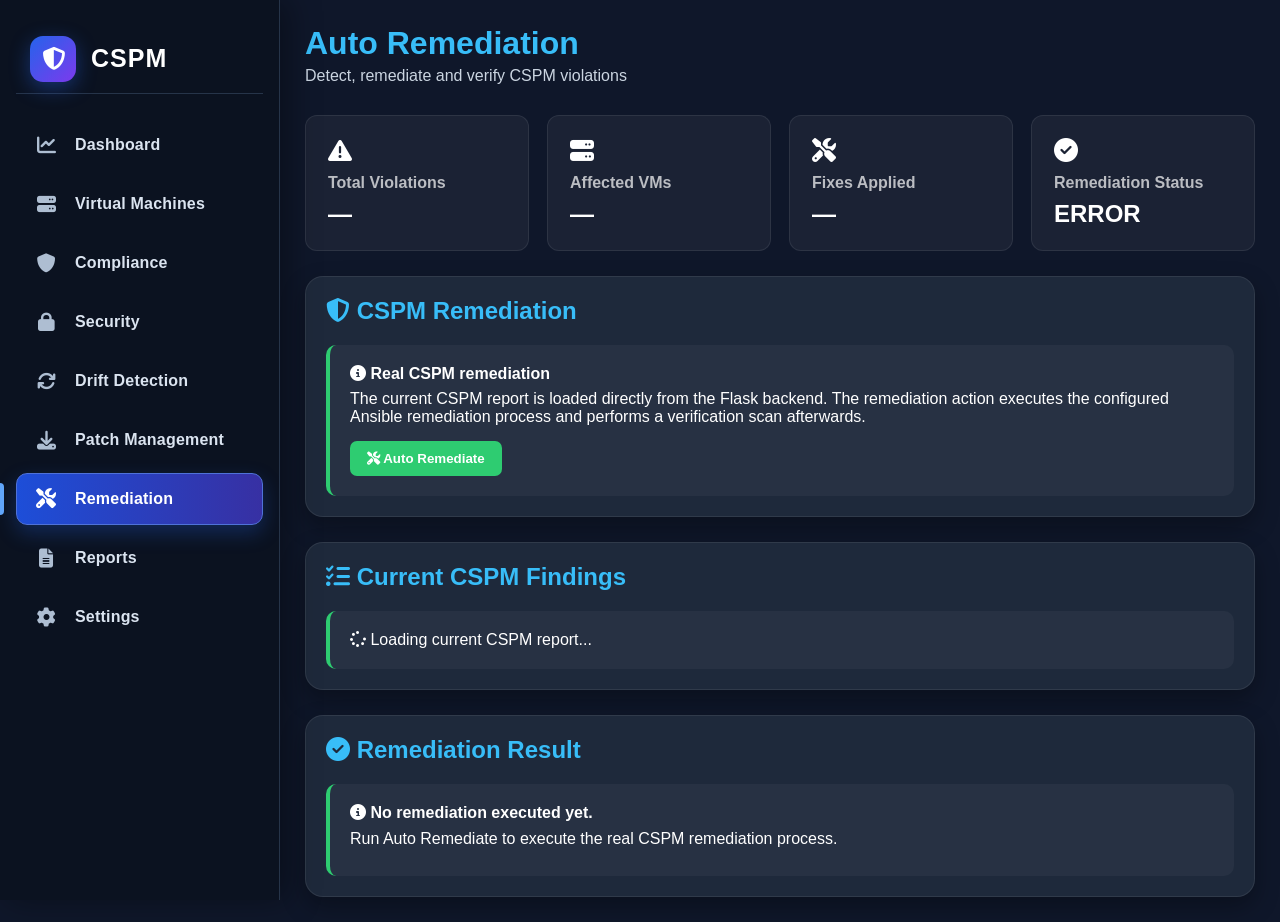
<file: dashboard/remediation.html>
<!DOCTYPE html>
<html lang="en">

<head>

<meta charset="UTF-8">
<meta name="viewport" content="width=device-width, initial-scale=1.0">

<title>Auto Remediation | Advanced Private Cloud CSPM</title>

<link rel="stylesheet" href="css/style.css">
<link rel="stylesheet" href="css/sidebar.css">
<link rel="stylesheet" href="css/cards.css">
<link rel="stylesheet" href="css/tables.css">
<link rel="stylesheet" href="css/animations.css">
<link rel="stylesheet" href="css/responsive.css">

<link rel="stylesheet"
href="https://cdnjs.cloudflare.com/ajax/libs/font-awesome/6.7.2/css/all.min.css">

<style>

/* =========================
   REMEDIATION PAGE
========================= */

.page-intro {
    margin-bottom: 25px;
}

.page-intro h1 {
    margin-bottom: 8px;
}

.page-intro p {
    opacity: 0.75;
}


/* =========================
   STATUS CARDS
========================= */

.remediation-cards {
    display: grid;
    grid-template-columns: repeat(4, 1fr);
    gap: 18px;
    margin-bottom: 25px;
}

.rem-card {
    padding: 22px;
    border-radius: 12px;
    background: rgba(255,255,255,0.05);
    border: 1px solid rgba(255,255,255,0.08);
    transition: 0.25s;
}

.rem-card:hover {
    transform: translateY(-3px);
    background: rgba(255,255,255,0.08);
}

.rem-card i {
    font-size: 24px;
    margin-bottom: 12px;
}

.rem-card h4 {
    margin: 0 0 8px;
    opacity: 0.7;
}

.rem-card h2 {
    margin: 0;
}


/* =========================
   INFORMATION BOX
========================= */

.approval-box {
    padding: 20px;
    border-radius: 10px;
    background: rgba(255,255,255,0.04);
    border-left: 4px solid #2ecc71;
    margin-top: 15px;
}

.approval-box strong {
    display: block;
    margin-bottom: 7px;
}


/* =========================
   ACTION BUTTONS
========================= */

.action-buttons {
    display: flex;
    gap: 10px;
    flex-wrap: wrap;
    margin-top: 15px;
}

.rem-btn {
    padding: 10px 17px;
    border: none;
    border-radius: 7px;
    cursor: pointer;
    font-weight: 600;
    transition: 0.2s;
}

.rem-btn:hover {
    transform: translateY(-1px);
}

.rem-btn:disabled {
    opacity: 0.6;
    cursor: not-allowed;
    transform: none;
}

.btn-approve {
    background: #2ecc71;
    color: white;
}


/* =========================
   FINDINGS
========================= */

.vm-finding-section {
    margin-bottom: 25px;
    padding: 18px;
    border-radius: 10px;
    background: rgba(255,255,255,0.025);
    border: 1px solid rgba(255,255,255,0.07);
}

.vm-finding-section h3 {
    margin-top: 0;
    margin-bottom: 15px;

    display: flex;
    align-items: center;
    gap: 10px;

    flex-wrap: wrap;
}

.finding-list {
    width: 100%;
}

.issue-row {
    display: grid;
    grid-template-columns: 180px 1fr;
    gap: 10px;

    padding: 11px 0;

    border-bottom:
        1px solid rgba(255,255,255,0.07);
}

.issue-row:last-child {
    border-bottom: none;
}

.issue-row strong {
    display: flex;
    align-items: center;
    gap: 8px;
}

.issue-row span {
    opacity: 0.9;
    line-height: 1.5;
}


/* =========================
   REMEDIATION RESULT
========================= */

#remediationResult .approval-box {
    border-left-color: #2ecc71;
}

#remediationResult p {
    margin: 8px 0;
}


/* =========================
   STATUS BADGES
========================= */

.badge {
    display: inline-block;
    padding: 4px 9px;
    border-radius: 12px;
    font-size: 12px;
    font-weight: 600;
}

.badge.info {
    background: rgba(52,152,219,0.15);
    color: #3498db;
}


/* =========================
   RESPONSIVE
========================= */

@media (max-width: 1000px) {

    .remediation-cards {
        grid-template-columns: repeat(2, 1fr);
    }

}

@media (max-width: 600px) {

    .remediation-cards {
        grid-template-columns: 1fr;
    }

    .issue-row {
        grid-template-columns: 1fr;
    }

}

</style>

</head>


<body>


<!-- =========================
     SIDEBAR
========================= -->

<aside class="sidebar">

<div class="logo">

<i class="fa-solid fa-shield-halved"></i>

<h2>CSPM</h2>

</div>


<ul>

<li>
<a href="index.html">
<i class="fa-solid fa-chart-line"></i>
Dashboard
</a>
</li>


<li>
<a href="vm.html">
<i class="fa-solid fa-server"></i>
Virtual Machines
</a>
</li>


<li>
<a href="compliance.html">
<i class="fa-solid fa-shield"></i>
Compliance
</a>
</li>


<li>
<a href="security.html">
<i class="fa-solid fa-lock"></i>
Security
</a>
</li>


<li>
<a href="drift.html">
<i class="fa-solid fa-arrows-rotate"></i>
Drift Detection
</a>
</li>





<li>
<a href="patch.html">
<i class="fa-solid fa-download"></i>
Patch Management
</a>
</li>


<li class="active">
<a href="remediation.html">
<i class="fa-solid fa-screwdriver-wrench"></i>
Remediation
</a>
</li>


<li>
<a href="reports.html">
<i class="fa-solid fa-file-lines"></i>
Reports
</a>
</li>


<li>
<a href="settings.html">
<i class="fa-solid fa-gear"></i>
Settings
</a>
</li>

</ul>

</aside>


<!-- =========================
     MAIN CONTENT
========================= -->

<main class="content">


<header class="header">

<div>

<h1>Auto Remediation</h1>

<p>
Detect, remediate and verify CSPM violations
</p>

</div>

</header>


<!-- =========================
     SUMMARY CARDS
========================= -->

<section class="remediation-cards">


<div class="rem-card">

<i class="fa-solid fa-triangle-exclamation"></i>

<h4>Total Violations</h4>

<h2 id="totalViolations">—</h2>

</div>


<div class="rem-card">

<i class="fa-solid fa-server"></i>

<h4>Affected VMs</h4>

<h2 id="affectedVMs">—</h2>

</div>


<div class="rem-card">

<i class="fa-solid fa-screwdriver-wrench"></i>

<h4>Fixes Applied</h4>

<h2 id="fixesApplied">—</h2>

</div>


<div class="rem-card">

<i class="fa-solid fa-circle-check"></i>

<h4>Remediation Status</h4>

<h2 id="remediationStatus">—</h2>

</div>


</section>


<!-- =========================
     CSPM REMEDIATION
========================= -->

<div class="panel">

<h2>

<i class="fa-solid fa-shield-halved"></i>

CSPM Remediation

</h2>


<div class="approval-box">

<strong>

<i class="fa-solid fa-circle-info"></i>

Real CSPM remediation

</strong>


<p>
The current CSPM report is loaded directly from the
Flask backend. The remediation action executes the
configured Ansible remediation process and performs
a verification scan afterwards.
</p>


<div class="action-buttons">

<button
id="remediateButton"
class="rem-btn btn-approve">

<i class="fa-solid fa-screwdriver-wrench"></i>

Auto Remediate

</button>

</div>

</div>

</div>


<!-- =========================
     CURRENT FINDINGS
========================= -->

<div class="panel">

<h2>

<i class="fa-solid fa-list-check"></i>

Current CSPM Findings

</h2>


<div id="realFindings">

<div class="approval-box">

<i class="fa-solid fa-spinner fa-spin"></i>

Loading current CSPM report...

</div>

</div>

</div>


<!-- =========================
     REMEDIATION RESULT
========================= -->

<div class="panel">

<h2>

<i class="fa-solid fa-circle-check"></i>

Remediation Result

</h2>


<div id="remediationResult">

<div class="approval-box">

<strong>

<i class="fa-solid fa-circle-info"></i>

No remediation executed yet.

</strong>


<p>
Run Auto Remediate to execute the real CSPM
remediation process.
</p>

</div>

</div>

</div>


</main>


<!-- =========================
     JAVASCRIPT
========================= -->

<script src="js/remediation.js"></script>


</body>

</html>
</file>
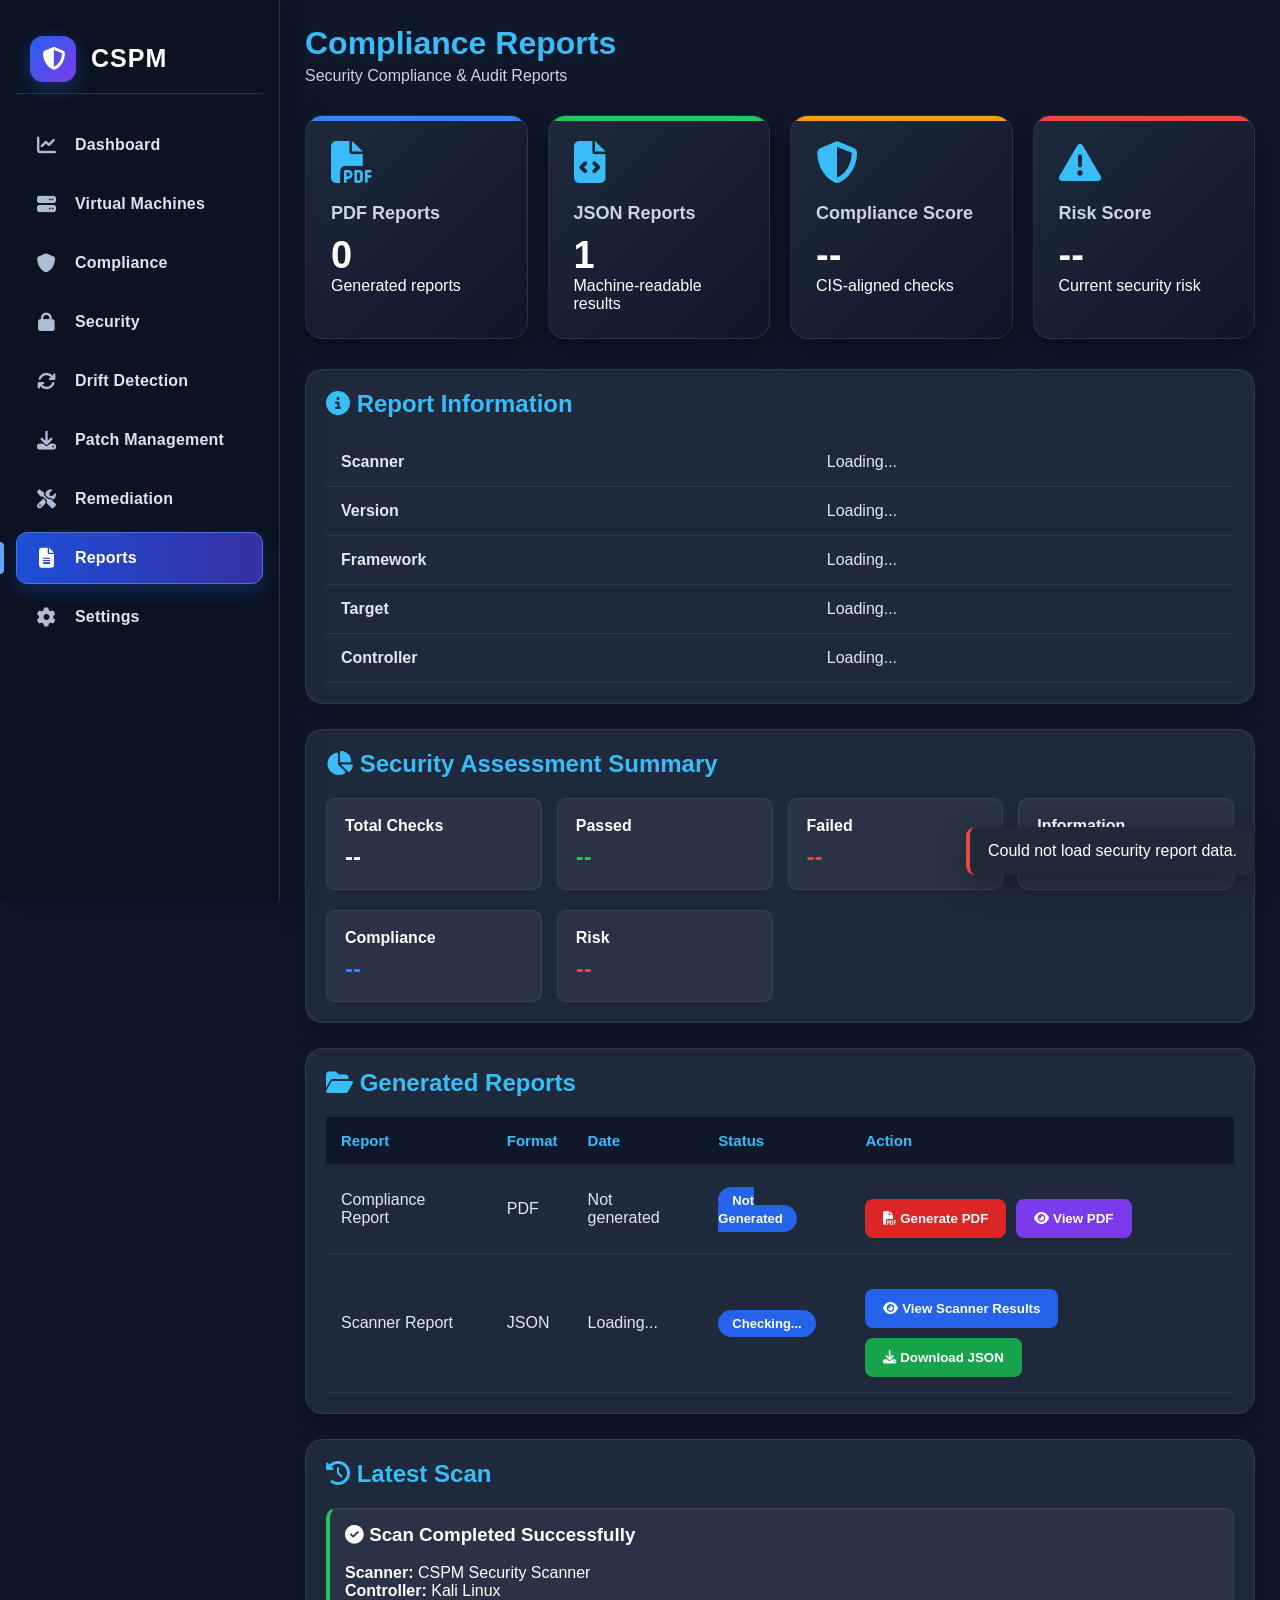
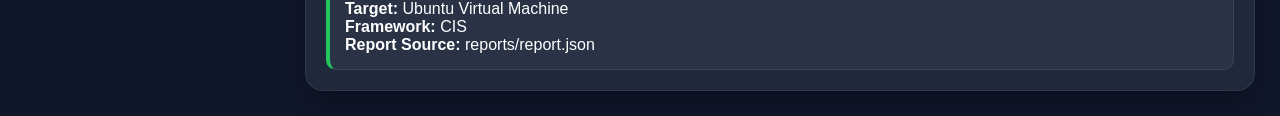
<file: dashboard/reports.html>
<!DOCTYPE html>
<html lang="en">

<head>

    <meta charset="UTF-8">
    <meta name="viewport" content="width=device-width, initial-scale=1.0">

    <title>CSPM | Compliance Reports</title>

    <link rel="stylesheet" href="css/style.css">
    <link rel="stylesheet" href="css/sidebar.css">
    <link rel="stylesheet" href="css/cards.css">
    <link rel="stylesheet" href="css/tables.css">
    <link rel="stylesheet" href="css/animations.css">
    <link rel="stylesheet" href="css/responsive.css">

    <link rel="stylesheet"
          href="https://cdnjs.cloudflare.com/ajax/libs/font-awesome/6.7.2/css/all.min.css">

    <style>

        .report-actions {
            display: flex;
            gap: 10px;
            flex-wrap: wrap;
            margin-top: 20px;
        }

        .report-btn {
            border: none;
            padding: 12px 18px;
            border-radius: 8px;
            cursor: pointer;
            font-weight: 600;
            color: white;
            transition: 0.2s;
        }

        .report-btn:hover {
            transform: translateY(-2px);
            opacity: 0.9;
        }

        .btn-view {
            background: #2563eb;
        }

        .btn-json {
            background: #16a34a;
        }

        .btn-pdf {
            background: #dc2626;
        }

        .btn-pdf-view {
            background: #7c3aed;
        }

        .status-box {
            padding: 15px;
            border-radius: 10px;
            margin-top: 15px;
            background: rgba(255,255,255,0.05);
            border: 1px solid rgba(255,255,255,0.08);
        }

        .status-success {
            border-left: 4px solid #22c55e;
        }

        .status-error {
            border-left: 4px solid #ef4444;
        }

        .status-info {
            border-left: 4px solid #3b82f6;
        }

        #scannerResults {
            display: none;
            margin-top: 20px;
        }

        #scannerResults.show {
            display: block;
        }

        .json-viewer {
            background: #0f172a;
            color: #e2e8f0;
            padding: 20px;
            border-radius: 10px;
            overflow-x: auto;
            max-height: 600px;
            white-space: pre-wrap;
            word-break: break-word;
            font-family: monospace;
            font-size: 13px;
        }

        .summary-grid {
            display: grid;
            grid-template-columns: repeat(4, 1fr);
            gap: 15px;
            margin-top: 20px;
        }

        .summary-box {
            padding: 18px;
            border-radius: 10px;
            background: rgba(255,255,255,0.05);
            border: 1px solid rgba(255,255,255,0.08);
        }

        .summary-box h4 {
            margin-bottom: 8px;
        }

        .summary-box p {
            font-size: 24px;
            font-weight: 700;
            margin: 0;
        }

        .pass-value {
            color: #22c55e;
        }

        .fail-value {
            color: #ef4444;
        }

        .info-value {
            color: #f59e0b;
        }

        .score-value {
            color: #3b82f6;
        }

        .toast-container {
            position: fixed;
            right: 25px;
            bottom: 25px;
            z-index: 9999;
        }

        .toast {
            min-width: 280px;
            padding: 15px 18px;
            margin-top: 10px;
            border-radius: 9px;
            background: #1f2937;
            color: white;
            box-shadow: 0 10px 30px rgba(0,0,0,0.3);
        }

        .toast.success {
            border-left: 4px solid #22c55e;
        }

        .toast.error {
            border-left: 4px solid #ef4444;
        }

        .toast.info {
            border-left: 4px solid #3b82f6;
        }

        @media (max-width: 900px) {

            .summary-grid {
                grid-template-columns: repeat(2, 1fr);
            }

        }

        @media (max-width: 600px) {

            .summary-grid {
                grid-template-columns: 1fr;
            }

        }

    </style>

</head>


<body>


<!-- ================= SIDEBAR ================= -->

<aside class="sidebar">

    <div class="logo">

        <i class="fa-solid fa-shield-halved"></i>

        <h2>CSPM</h2>

    </div>


    <ul>

        <li>
            <a href="index.html">
                <i class="fa-solid fa-chart-line"></i>
                Dashboard
            </a>
        </li>

        <li>
            <a href="vm.html">
                <i class="fa-solid fa-server"></i>
                Virtual Machines
            </a>
        </li>

        <li>
            <a href="compliance.html">
                <i class="fa-solid fa-shield"></i>
                Compliance
            </a>
        </li>

        <li>
            <a href="security.html">
                <i class="fa-solid fa-lock"></i>
                Security
            </a>
        </li>

        <li>
            <a href="drift.html">
                <i class="fa-solid fa-arrows-rotate"></i>
                Drift Detection
            </a>
        </li>

        

        <li>
            <a href="patch.html">
                <i class="fa-solid fa-download"></i>
                Patch Management
            </a>
        </li>

        <li>
            <a href="remediation.html">
                <i class="fa-solid fa-screwdriver-wrench"></i>
                Remediation
            </a>
        </li>

        <li class="active">
            <a href="reports.html">
                <i class="fa-solid fa-file-lines"></i>
                Reports
            </a>
        </li>

        <li>
            <a href="settings.html">
                <i class="fa-solid fa-gear"></i>
                Settings
            </a>
        </li>

    </ul>

</aside>


<!-- ================= MAIN CONTENT ================= -->

<main class="content">


    <!-- HEADER -->

    <header class="header">

        <div>

            <h1>
                Compliance Reports
            </h1>

            <p>
                Security Compliance & Audit Reports
            </p>

        </div>

    </header>


    <!-- ================= SUMMARY CARDS ================= -->

    <section class="cards">


        <div class="card">

            <i class="fa-solid fa-file-pdf"></i>

            <h3>
                PDF Reports
            </h3>

            <h1 id="pdfCount">
                0
            </h1>

            <p>
                Generated reports
            </p>

        </div>


        <div class="card">

            <i class="fa-solid fa-file-code"></i>

            <h3>
                JSON Reports
            </h3>

            <h1 id="jsonCount">
                1
            </h1>

            <p>
                Machine-readable results
            </p>

        </div>


        <div class="card">

            <i class="fa-solid fa-shield-halved"></i>

            <h3>
                Compliance Score
            </h3>

            <h1 id="complianceScore">
                --
            </h1>

            <p>
                CIS-aligned checks
            </p>

        </div>


        <div class="card">

            <i class="fa-solid fa-triangle-exclamation"></i>

            <h3>
                Risk Score
            </h3>

            <h1 id="riskScore">
                --
            </h1>

            <p>
                Current security risk
            </p>

        </div>


    </section>


    <!-- ================= REPORT INFORMATION ================= -->

    <div class="panel">

        <h2>

            <i class="fa-solid fa-circle-info"></i>

            Report Information

        </h2>


        <table>

            <tbody>

                <tr>
                    <td><strong>Scanner</strong></td>
                    <td id="scannerName">Loading...</td>
                </tr>

                <tr>
                    <td><strong>Version</strong></td>
                    <td id="scannerVersion">Loading...</td>
                </tr>

                <tr>
                    <td><strong>Framework</strong></td>
                    <td id="framework">Loading...</td>
                </tr>
<tr>
    <td><strong>Target</strong></td>
    <td id="reportTarget">Loading...</td>
</tr>
    <tr>
    <td><strong>Controller</strong></td>
    <td id="controllerOS">Loading...</td>
</tr>
            </tbody>

        </table>

    </div>


    <!-- ================= SECURITY ASSESSMENT ================= -->

    <div class="panel">

        <h2>

            <i class="fa-solid fa-chart-pie"></i>

            Security Assessment Summary

        </h2>


        <div class="summary-grid">


            <div class="summary-box">

                <h4>
                    Total Checks
                </h4>

                <p id="totalChecks">
                    --
                </p>

            </div>


            <div class="summary-box">

                <h4>
                    Passed
                </h4>

                <p id="passedChecks"
                   class="pass-value">
                    --
                </p>

            </div>


            <div class="summary-box">

                <h4>
                    Failed
                </h4>

                <p id="failedChecks"
                   class="fail-value">
                    --
                </p>

            </div>


            <div class="summary-box">

                <h4>
                    Information
                </h4>

                <p id="infoChecks"
                   class="info-value">
                    --
                </p>

            </div>


        </div>


        <div class="summary-grid">


            <div class="summary-box">

                <h4>
                    Compliance
                </h4>

                <p id="summaryCompliance"
                   class="score-value">
                    --
                </p>

            </div>


            <div class="summary-box">

                <h4>
                    Risk
                </h4>

                <p id="summaryRisk"
                   class="fail-value">
                    --
                </p>

            </div>


        </div>

    </div>


    <!-- ================= GENERATED REPORTS ================= -->

    <div class="panel">

        <h2>

            <i class="fa-solid fa-folder-open"></i>

            Generated Reports

        </h2>


        <table>

            <thead>

                <tr>

                    <th>
                        Report
                    </th>

                    <th>
                        Format
                    </th>

                    <th>
                        Date
                    </th>

                    <th>
                        Status
                    </th>

                    <th>
                        Action
                    </th>

                </tr>

            </thead>


            <tbody>


                <tr>

                    <td>
                        Compliance Report
                    </td>

                    <td>
                        PDF
                    </td>

                    <td id="pdfDate">
                        Not generated
                    </td>

                    <td>

                        <span id="pdfStatus"
                              class="badge info">

                            Not Generated

                        </span>

                    </td>

                    <td>

                        <div class="report-actions">

                            <button
                                class="report-btn btn-pdf"
                                onclick="generatePDF()">

                                <i class="fa-solid fa-file-pdf"></i>

                                Generate PDF

                            </button>


                            <button
                                id="viewPdfBtn"
                                class="report-btn btn-pdf-view"
                                onclick="viewPDF()"
                                disabled>

                                <i class="fa-solid fa-eye"></i>

                                View PDF

                            </button>

                        </div>

                    </td>

                </tr>


                <tr>

                    <td>
                        Scanner Report
                    </td>

                    <td>
                        JSON
                    </td>
<td id="jsonDate">Loading...</td>

                    <td>
<span id="jsonStatus" class="badge info">
    Checking...
</span>

                    </td>

                    <td>

                        <div class="report-actions">

                            <button
                                class="report-btn btn-view"
                                onclick="viewScannerResults()">

                                <i class="fa-solid fa-eye"></i>

                                View Scanner Results

                            </button>


                            <button
                                class="report-btn btn-json"
                                onclick="downloadJSON()">

                                <i class="fa-solid fa-download"></i>

                                Download JSON

                            </button>

                        </div>

                    </td>

                </tr>


            </tbody>

        </table>

    </div>


    <!-- ================= SCANNER RESULTS ================= -->

    <div class="panel"
         id="scannerResults">

        <h2>

            <i class="fa-solid fa-code"></i>

            Scanner Results

        </h2>


        <div id="resultsStatus"
             class="status-box status-info">

            Loading scanner report...

        </div>


        <pre id="jsonViewer"
             class="json-viewer"></pre>

    </div>


    <!-- ================= LATEST SCAN ================= -->

    <div class="panel">

        <h2>

            <i class="fa-solid fa-clock-rotate-left"></i>

            Latest Scan

        </h2>


        <div class="status-box status-success">

            <h3>

                <i class="fa-solid fa-circle-check"></i>

                Scan Completed Successfully

            </h3>

            <br>

            <p>
                <strong>Scanner:</strong>
                CSPM Security Scanner
            </p>

            <p>
                <strong>Controller:</strong>
                Kali Linux
            </p>

            <p>
                <strong>Target:</strong>
                Ubuntu Virtual Machine
            </p>

            <p>
                <strong>Framework:</strong>
                CIS
            </p>

            <p>
                <strong>Report Source:</strong>
                reports/report.json
            </p>

        </div>

    </div>


</main>


<!-- ================= TOAST ================= -->

<div id="toastContainer"
     class="toast-container">
</div>


<!-- ================= JS ================= -->

<script src="js/report.js"></script>


</body>

</html>
</file>
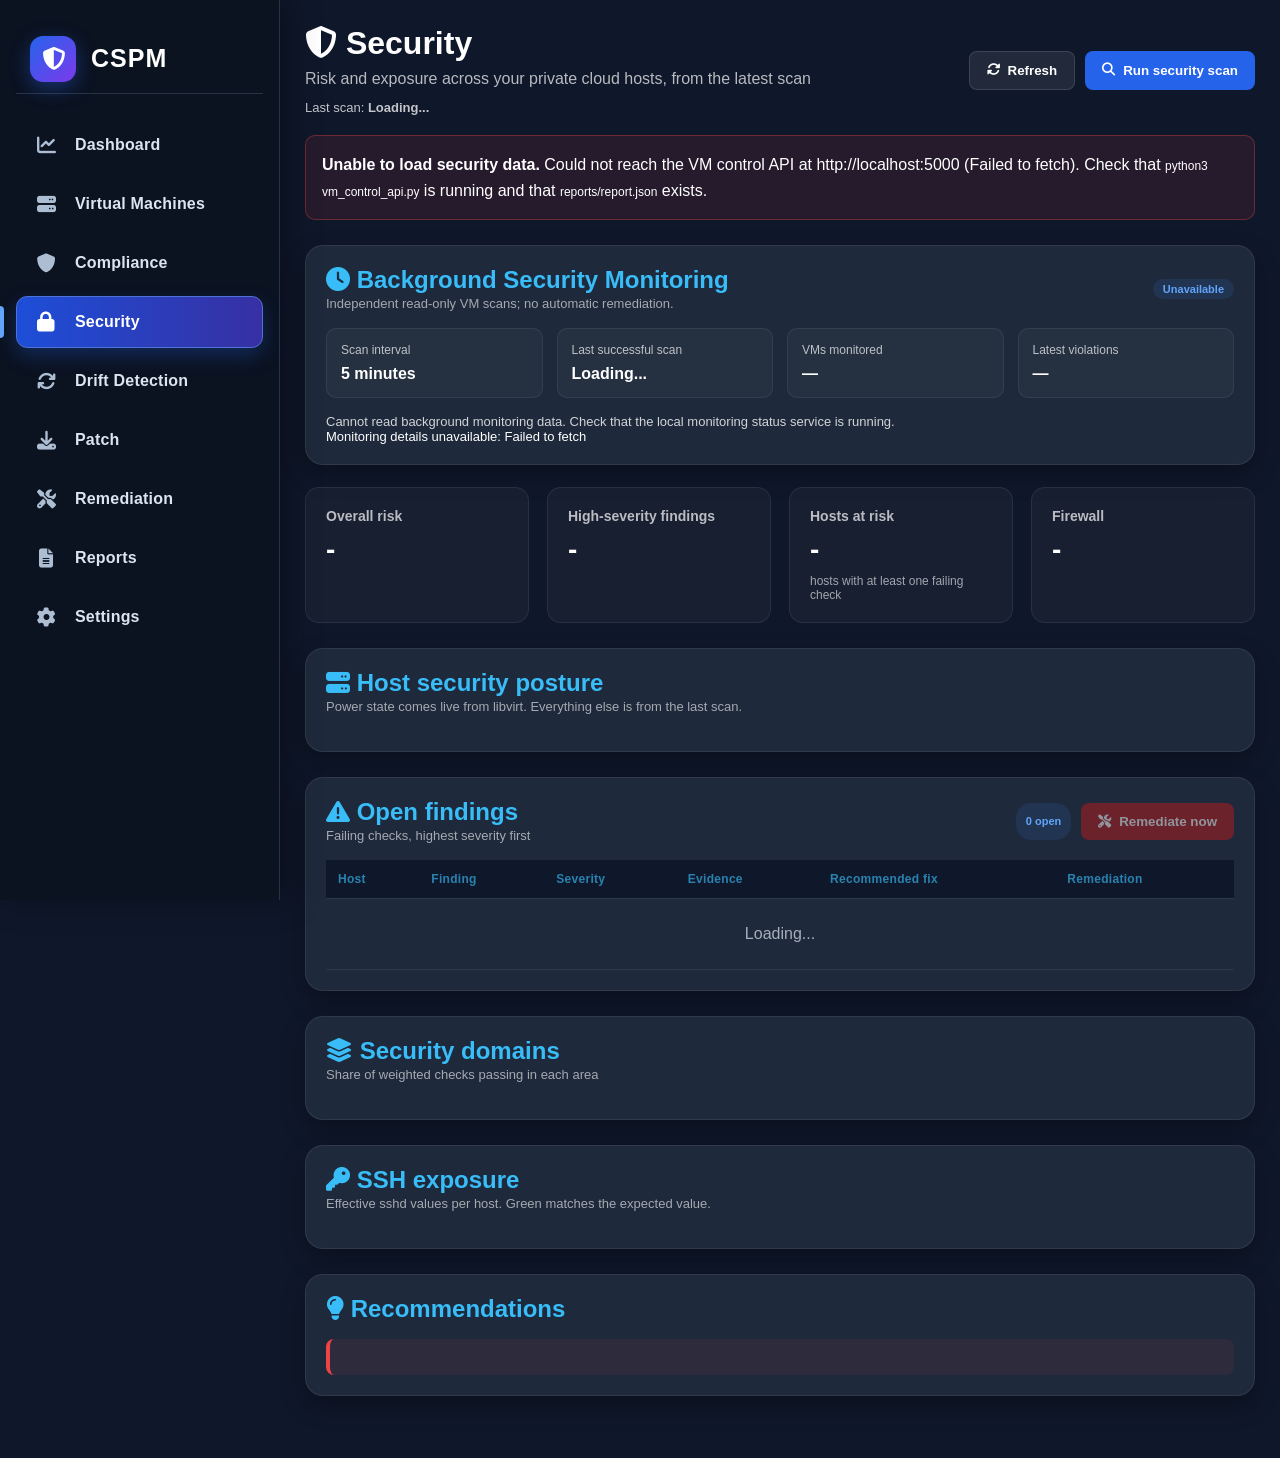
<file: dashboard/security.html>
<!DOCTYPE html>
<html lang="en">
<head>
<meta charset="UTF-8">
<meta name="viewport" content="width=device-width, initial-scale=1.0">
<title>Security | Advanced Private Cloud CSPM</title>

<link rel="stylesheet" href="css/style.css">
<link rel="stylesheet" href="css/sidebar.css">
<link rel="stylesheet" href="css/cards.css">
<link rel="stylesheet" href="css/tables.css">
<link rel="stylesheet" href="css/animations.css">
<link rel="stylesheet" href="css/responsive.css">
<link rel="stylesheet" href="https://cdnjs.cloudflare.com/ajax/libs/font-awesome/6.7.2/css/all.min.css">

<style>
.security-page { padding-bottom: 40px; }
.security-header { display:flex; justify-content:space-between; align-items:center; gap:20px; margin-bottom:20px; flex-wrap:wrap; }
.security-title h1 { margin-bottom:8px; }
.security-title p { margin:0; opacity:.7; }
.header-actions { display:flex; gap:10px; flex-wrap:wrap; }
.security-btn { border:none; border-radius:8px; padding:11px 17px; cursor:pointer; font-weight:600; display:inline-flex; align-items:center; gap:8px; transition:.2s ease; color:inherit; }
.security-btn:hover:not(:disabled) { transform:translateY(-2px); }
.security-btn:disabled { opacity:.5; cursor:not-allowed; }
.primary-btn { background:#2563eb; color:#fff; }
.secondary-btn { background:rgba(255,255,255,.08); border:1px solid rgba(255,255,255,.12); }
.danger-btn { background:#b91c1c; color:#fff; }

.scan-meta { margin-top:12px; font-size:13px; opacity:.75; display:flex; gap:12px; align-items:center; flex-wrap:wrap; }
.stale { display:none; padding:4px 10px; border-radius:14px; background:rgba(245,158,11,.14); color:#f59e0b; font-weight:600; }
.load-error { display:none; padding:16px; margin-bottom:20px; border-radius:10px; background:rgba(239,68,68,.1); border:1px solid rgba(239,68,68,.35); line-height:1.6; }

.security-cards { display:grid; grid-template-columns:repeat(4,1fr); gap:18px; margin-bottom:25px; }
.security-card { padding:20px; border-radius:14px; border:1px solid rgba(255,255,255,.08); background:rgba(255,255,255,.035); }
.security-card h3 { margin:0 0 10px; font-size:14px; opacity:.7; }
.security-card h2 { margin:0; font-size:28px; }
.security-card p { margin:8px 0 0; font-size:12px; opacity:.6; }

.security-panel { margin-bottom:22px; }
.panel-heading { display:flex; justify-content:space-between; align-items:center; gap:15px; flex-wrap:wrap; margin-bottom:16px; }
.panel-heading h2 { margin:0; }
.panel-subtitle { opacity:.6; font-size:13px; }

.host-grid { display:grid; grid-template-columns:repeat(auto-fit,minmax(300px,1fr)); gap:16px; }
.host-card { padding:18px; border-radius:12px; background:rgba(255,255,255,.035); border:1px solid rgba(255,255,255,.07); }
.host-top { display:flex; justify-content:space-between; align-items:center; margin-bottom:12px; }
.host-top h3 { margin:0; }
.host-risk { display:flex; align-items:baseline; gap:12px; margin-bottom:12px; }
.host-risk strong { font-size:32px; }
.host-facts { display:grid; grid-template-columns:auto 1fr; gap:6px 16px; margin:0; font-size:13px; }
.host-facts dt { opacity:.6; }
.host-facts dd { margin:0; }

.security-table-wrapper { overflow-x:auto; }
.security-table { width:100%; border-collapse:collapse; }
.security-table th, .security-table td { padding:12px; text-align:left; border-bottom:1px solid rgba(255,255,255,.07); vertical-align:top; }
.security-table th { font-size:12px; opacity:.65; letter-spacing:.3px; }
.sub { font-size:11px; opacity:.55; margin-top:3px; }
.empty-row { text-align:center !important; opacity:.7; padding:26px !important; }
code { font-size:12px; word-break:break-word; }
.ok-text { color:#22c55e; }
.bad-text { color:#ef4444; }

.security-badge { display:inline-flex; align-items:center; justify-content:center; padding:4px 10px; border-radius:15px; font-size:11px; font-weight:700; }
.badge-pass { background:rgba(34,197,94,.12); color:#22c55e; }
.badge-info { background:rgba(59,130,246,.12); color:#60a5fa; }
.badge-warn { background:rgba(245,158,11,.14); color:#f59e0b; }
.badge-fail { background:rgba(239,68,68,.12); color:#ef4444; }

.domain-row { display:grid; grid-template-columns:190px 1fr 50px 80px; align-items:center; gap:12px; margin-bottom:14px; }
.risk-bar { height:8px; background:rgba(255,255,255,.08); border-radius:10px; overflow:hidden; }
.risk-bar-fill { height:100%; border-radius:10px; transition:width .4s ease; }

.recommendation { padding:18px; border-left:4px solid #ef4444; background:rgba(239,68,68,.07); border-radius:8px; }
.recommendation.good { border-left-color:#22c55e; background:rgba(34,197,94,.07); }
.recommendation h3 { margin-top:0; }
.recommendation-list { padding-left:20px; line-height:1.8; }
.formula { font-size:12px; opacity:.6; margin-top:10px; }

.scan-box { display:none; margin-bottom:20px; padding:14px 16px; border-radius:10px; background:rgba(37,99,235,.08); border:1px solid rgba(37,99,235,.2); }
.scan-box.show { display:block; }

.toast { position:fixed; right:25px; bottom:25px; min-width:260px; max-width:380px; padding:14px 17px; border-radius:9px; background:#111827; border:1px solid rgba(255,255,255,.1); box-shadow:0 15px 40px rgba(0,0,0,.35); transform:translateY(120px); opacity:0; transition:.3s ease; z-index:10000; }
.toast.show { transform:translateY(0); opacity:1; }
.toast-title { font-weight:700; margin-bottom:4px; }
.toast-message { font-size:13px; opacity:.75; }

@media (max-width:1000px) { .security-cards { grid-template-columns:repeat(2,1fr); } }
@media (max-width:700px) {
  .security-cards { grid-template-columns:1fr; }
  .domain-row { grid-template-columns:1fr 1fr; }
}
@media (prefers-reduced-motion:reduce) { * { transition:none !important; } }

.monitor-grid {
  display: grid;
  grid-template-columns: repeat(4, minmax(0, 1fr));
  gap: 14px;
  margin: 16px 0;
}
.monitor-grid > div {
  padding: 14px;
  border-radius: 10px;
  background: rgba(255,255,255,.035);
  border: 1px solid rgba(255,255,255,.07);
  min-width: 0;
}
.monitor-grid span, .monitor-grid strong {
  display: block;
  overflow-wrap: anywhere;
}
.monitor-grid span { font-size: 12px; opacity: .7; margin-bottom: 8px; }
.monitor-grid strong { font-size: 16px; }
#backgroundMonitorMessage { font-size: 13px; opacity: .8; }
#backgroundMonitorFindings { font-size: 13px; overflow-wrap: anywhere; }
#backgroundMonitorFindings ul { padding-left: 22px; }
#backgroundMonitorFindings li { margin: 7px 0; }
@media (max-width: 1000px) {
  .monitor-grid { grid-template-columns: repeat(2, minmax(0, 1fr)); }
}
@media (max-width: 500px) {
  .monitor-grid { grid-template-columns: 1fr; }
}

</style>
</head>

<body>

<aside class="sidebar">
<div class="logo"><i class="fa-solid fa-shield-halved"></i><h2>CSPM</h2></div>
<ul>
<li><a href="index.html"><i class="fa-solid fa-chart-line"></i> Dashboard</a></li>
<li><a href="vm.html"><i class="fa-solid fa-server"></i> Virtual Machines</a></li>
<li><a href="compliance.html"><i class="fa-solid fa-shield"></i> Compliance</a></li>
<li class="active"><a href="security.html"><i class="fa-solid fa-lock"></i> Security</a></li>
<li><a href="drift.html"><i class="fa-solid fa-arrows-rotate"></i> Drift Detection</a></li>

<li><a href="patch.html"><i class="fa-solid fa-download"></i> Patch</a></li>
<li><a href="remediation.html"><i class="fa-solid fa-screwdriver-wrench"></i> Remediation</a></li>
<li><a href="reports.html"><i class="fa-solid fa-file-lines"></i> Reports</a></li>
<li><a href="settings.html"><i class="fa-solid fa-gear"></i> Settings</a></li>
</ul>
</aside>

<main class="content security-page">

<header class="security-header">
  <div class="security-title">
    <h1><i class="fa-solid fa-shield-halved"></i> Security</h1>
    <p>Risk and exposure across your private cloud hosts, from the latest scan</p>
    <div class="scan-meta">
      <span>Last scan: <strong id="lastScanTime">Loading...</strong></span>
      <span class="stale" id="staleWarning"></span>
    </div>
  </div>
  <div class="header-actions">
    <button class="security-btn secondary-btn" id="refreshBtn" onclick="refreshSecurity(true)">
      <i class="fa-solid fa-rotate"></i> Refresh
    </button>
    <button class="security-btn primary-btn" id="scanBtn" onclick="runSecurityScan()">
      <i class="fa-solid fa-magnifying-glass"></i> Run security scan
    </button>
  </div>
</header>

<div class="load-error" id="loadError"></div>
<div class="scan-box" id="scanBox"><span id="scanMessage"></span></div>

<section class="panel security-panel" id="backgroundMonitorPanel">
  <div class="panel-heading">
    <div>
      <h2><i class="fa-solid fa-clock"></i> Background Security Monitoring</h2>
      <span class="panel-subtitle">Independent read-only VM scans; no automatic remediation.</span>
    </div>
    <span class="security-badge badge-info" id="backgroundMonitorStatus">Checking...</span>
  </div>
  <div class="monitor-grid">
    <div><span>Scan interval</span><strong id="backgroundMonitorInterval">5 minutes</strong></div>
    <div><span>Last successful scan</span><strong id="backgroundMonitorLastScan">Loading...</strong></div>
    <div><span>VMs monitored</span><strong id="backgroundMonitorHosts">—</strong></div>
    <div><span>Latest violations</span><strong id="backgroundMonitorViolations">—</strong></div>
  </div>
  <p id="backgroundMonitorMessage" aria-live="polite">Loading monitoring status...</p>
  <div id="backgroundMonitorFindings">Loading latest monitoring findings...</div>
</section>


<section class="security-cards">
  <div class="security-card">
    <h3>Overall risk</h3>
    <h2 id="riskValue">-</h2>
    <p><span id="riskLevel"></span></p>
    <p id="riskNote"></p>
  </div>
  <div class="security-card">
    <h3>High-severity findings</h3>
    <h2 id="openHigh">-</h2>
    <p id="openTotal"></p>
  </div>
  <div class="security-card">
    <h3>Hosts at risk</h3>
    <h2 id="hostsAtRisk">-</h2>
    <p>hosts with at least one failing check</p>
  </div>
  <div class="security-card">
    <h3>Firewall</h3>
    <h2 id="firewallValue">-</h2>
    <p id="firewallNote"></p>
  </div>
</section>

<div class="panel security-panel">
  <div class="panel-heading">
    <div>
      <h2><i class="fa-solid fa-server"></i> Host security posture</h2>
      <span class="panel-subtitle">Power state comes live from libvirt. Everything else is from the last scan.</span>
    </div>
  </div>
  <div class="host-grid" id="hostCards"></div>
</div>

<div class="panel security-panel">
  <div class="panel-heading">
    <div>
      <h2><i class="fa-solid fa-triangle-exclamation"></i> Open findings</h2>
      <span class="panel-subtitle">Failing checks, highest severity first</span>
    </div>
    <div class="header-actions">
      <span class="security-badge badge-info" id="findingsCount">0 open</span>
      <button class="security-btn danger-btn" id="remediateBtn" onclick="remediateNow()" disabled>
        <i class="fa-solid fa-screwdriver-wrench"></i> Remediate now
      </button>
    </div>
  </div>
  <div class="security-table-wrapper">
    <table class="security-table">
      <thead><tr><th>Host</th><th>Finding</th><th>Severity</th><th>Evidence</th><th>Recommended fix</th><th>Remediation</th></tr></thead>
      <tbody id="findingsBody"><tr><td colspan="6" class="empty-row">Loading...</td></tr></tbody>
    </table>
  </div>
</div>

<div class="panel security-panel">
  <div class="panel-heading">
    <div>
      <h2><i class="fa-solid fa-layer-group"></i> Security domains</h2>
      <span class="panel-subtitle">Share of weighted checks passing in each area</span>
    </div>
  </div>
  <div id="domainList"></div>
</div>

<div class="panel security-panel">
  <div class="panel-heading">
    <div>
      <h2><i class="fa-solid fa-key"></i> SSH exposure</h2>
      <span class="panel-subtitle">Effective sshd values per host. Green matches the expected value.</span>
    </div>
  </div>
  <div class="security-table-wrapper">
    <table class="security-table"><thead id="sshHead"></thead><tbody id="sshBody"></tbody></table>
  </div>
</div>

<div class="panel security-panel">
  <div class="panel-heading">
    <h2><i class="fa-solid fa-lightbulb"></i> Recommendations</h2>
  </div>
  <div class="recommendation" id="recommendationBox"></div>
</div>

</main>

<div class="toast" id="toast">
  <div class="toast-title" id="toastTitle"></div>
  <div class="toast-message" id="toastMessage"></div>
</div>

<script src="js/security.js"></script>
</body>
</html>
</file>
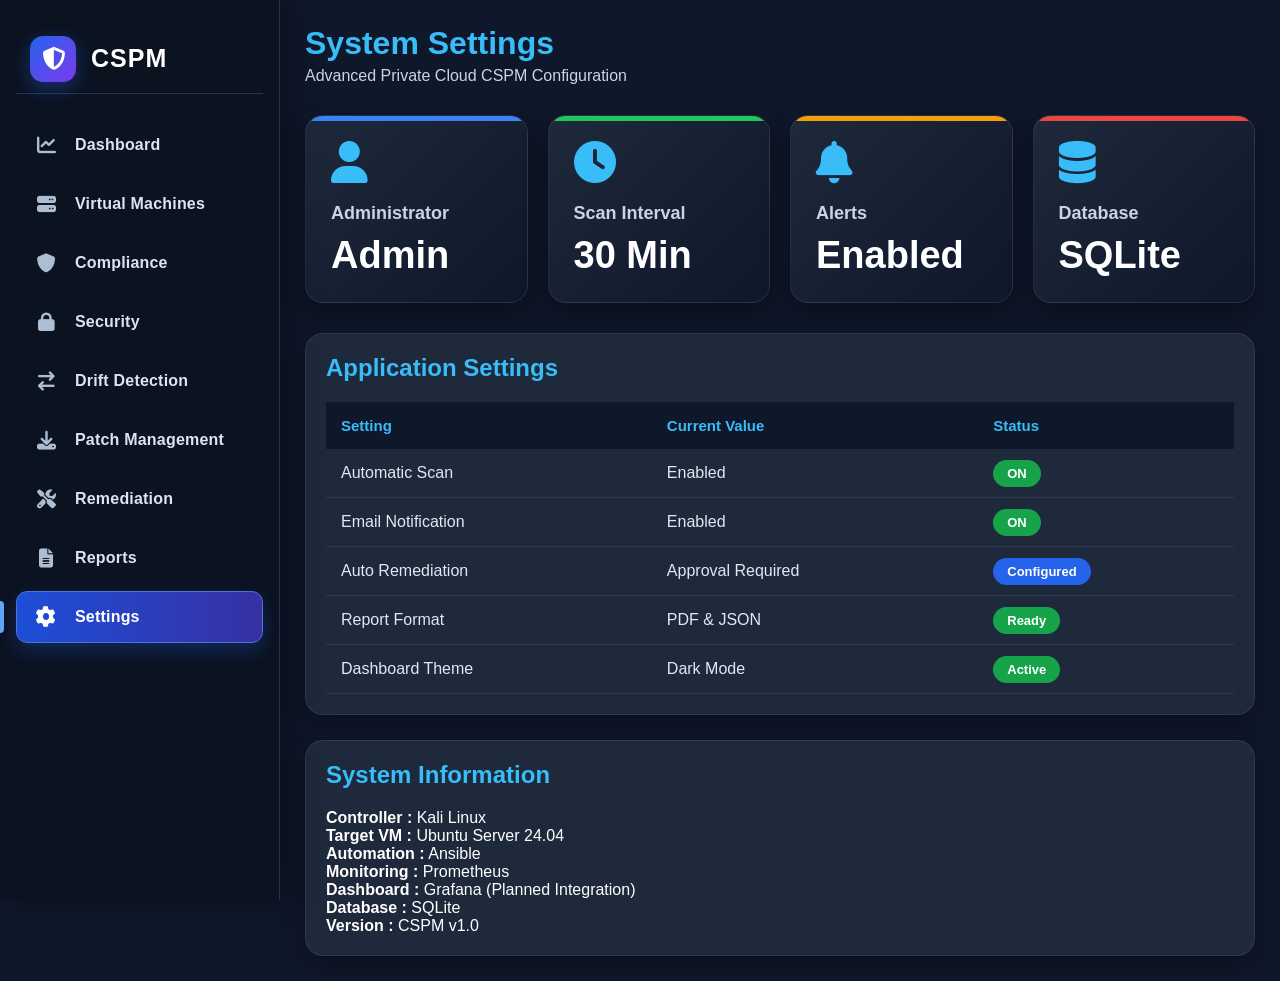
<file: dashboard/settings.html>
<!DOCTYPE html>
<html lang="en">

<head>

<meta charset="UTF-8">
<meta name="viewport" content="width=device-width, initial-scale=1.0">

<title>Settings</title>

<link rel="stylesheet" href="css/style.css">
<link rel="stylesheet" href="css/sidebar.css">
<link rel="stylesheet" href="css/cards.css">
<link rel="stylesheet" href="css/tables.css">
<link rel="stylesheet" href="css/animations.css">
<link rel="stylesheet" href="css/responsive.css">

<link rel="stylesheet"
href="https://cdnjs.cloudflare.com/ajax/libs/font-awesome/6.7.2/css/all.min.css">

</head>

<body>

<aside class="sidebar">

<div class="logo">

<i class="fa-solid fa-shield-halved"></i>

<h2>CSPM</h2>

</div>

<ul>

<li><a href="index.html"><i class="fa-solid fa-chart-line"></i> Dashboard</a></li>

<li><a href="vm.html"><i class="fa-solid fa-server"></i> Virtual Machines</a></li>

<li><a href="compliance.html"><i class="fa-solid fa-shield"></i> Compliance</a></li>

<li><a href="security.html"><i class="fa-solid fa-lock"></i> Security</a></li>

<li><a href="drift.html"><i class="fa-solid fa-arrow-right-arrow-left"></i> Drift Detection</a></li>



<li><a href="patch.html"><i class="fa-solid fa-download"></i> Patch Management</a></li>

<li><a href="remediation.html"><i class="fa-solid fa-screwdriver-wrench"></i> Remediation</a></li>

<li><a href="reports.html"><i class="fa-solid fa-file-lines"></i> Reports</a></li>

<li class="active"><a href="settings.html"><i class="fa-solid fa-gear"></i> Settings</a></li>

</ul>

</aside>

<main class="content">

<header class="header">

<div>

<h1>System Settings</h1>

<p>Advanced Private Cloud CSPM Configuration</p>

</div>

</header>

<section class="cards">

<div class="card">

<i class="fa-solid fa-user"></i>

<h3>Administrator</h3>

<h1>Admin</h1>

</div>

<div class="card">

<i class="fa-solid fa-clock"></i>

<h3>Scan Interval</h3>

<h1>30 Min</h1>

</div>

<div class="card">

<i class="fa-solid fa-bell"></i>

<h3>Alerts</h3>

<h1>Enabled</h1>

</div>

<div class="card">

<i class="fa-solid fa-database"></i>

<h3>Database</h3>

<h1>SQLite</h1>

</div>

</section>

<div class="panel">

<h2>Application Settings</h2>

<table>

<thead>

<tr>

<th>Setting</th>

<th>Current Value</th>

<th>Status</th>

</tr>

</thead>

<tbody>

<tr>

<td>Automatic Scan</td>

<td>Enabled</td>

<td><span class="badge pass">ON</span></td>

</tr>

<tr>

<td>Email Notification</td>

<td>Enabled</td>

<td><span class="badge pass">ON</span></td>

</tr>

<tr>

<td>Auto Remediation</td>

<td>Approval Required</td>

<td><span class="badge info">Configured</span></td>

</tr>

<tr>

<td>Report Format</td>

<td>PDF & JSON</td>

<td><span class="badge pass">Ready</span></td>

</tr>

<tr>

<td>Dashboard Theme</td>

<td>Dark Mode</td>

<td><span class="badge pass">Active</span></td>

</tr>

</tbody>

</table>

</div>

<div class="panel">

<h2>System Information</h2>

<p><b>Controller :</b> Kali Linux</p>

<p><b>Target VM :</b> Ubuntu Server 24.04</p>

<p><b>Automation :</b> Ansible</p>

<p><b>Monitoring :</b> Prometheus</p>

<p><b>Dashboard :</b> Grafana (Planned Integration)</p>

<p><b>Database :</b> SQLite</p>

<p><b>Version :</b> CSPM v1.0</p>

</div>

</main>

</body>

</html>
</file>
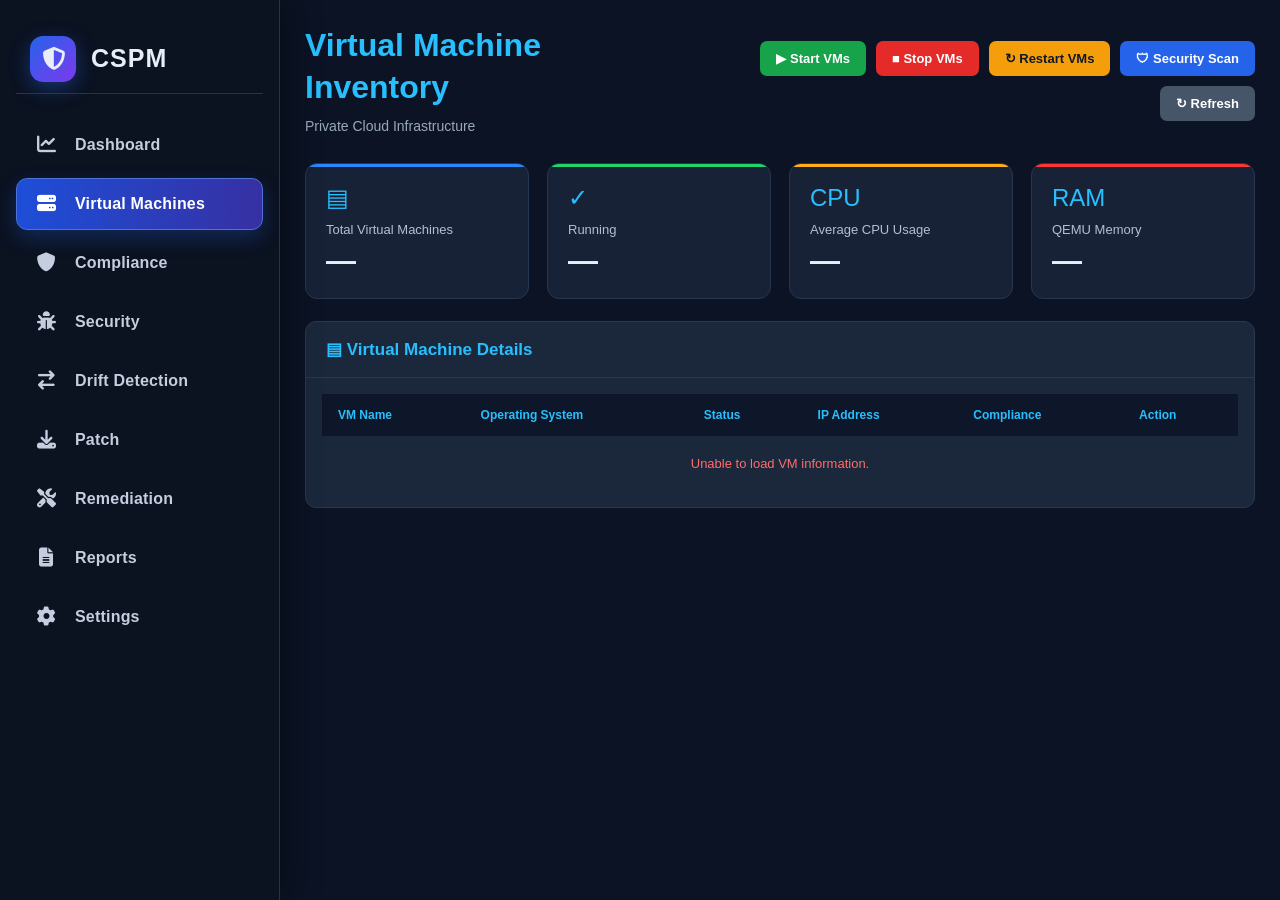
<file: dashboard/vm.html>
<!DOCTYPE html>
<html lang="en">

<head>

    <meta charset="UTF-8">

    <meta
        name="viewport"
        content="width=device-width, initial-scale=1.0"
    >

    <title>SENTINELFORGE - Virtual Machines</title>

    <link rel="stylesheet"
          href="https://cdnjs.cloudflare.com/ajax/libs/font-awesome/6.7.2/css/all.min.css">

    <style>

        * {
            box-sizing: border-box;
        }

        body {
            margin: 0;
            font-family:
                Inter,
                "Segoe UI",
                Arial,
                sans-serif;

            background: #0b1324;
            color: #e8eef8;
        }

        button {
            font-family: inherit;
        }

        .layout {
            display: flex;
            min-height: 100vh;
        }

        /* ==================================================
           SIDEBAR
           ================================================== */

        .sidebar {
            width: 162px;
            background: #09111f;
            border-right: 1px solid #24324a;
            padding: 18px 10px;
            flex-shrink: 0;
        }

        .brand {
            display: flex;
            align-items: center;
            gap: 9px;
            padding: 4px 7px 18px;
            border-bottom: 1px solid #26344b;
            margin-bottom: 14px;
        }

        .brand-icon {
            width: 28px;
            height: 28px;
            border-radius: 7px;
            background: #4c4cff;
            display: flex;
            align-items: center;
            justify-content: center;
            font-size: 15px;
        }

        .brand-name {
            font-size: 16px;
            font-weight: 700;
        }

        .nav {
            display: flex;
            flex-direction: column;
            gap: 5px;
        }

        .nav a {
            color: #c4cede;
            text-decoration: none;
            padding: 9px 9px;
            border-radius: 6px;
            font-size: 11px;
            display: flex;
            align-items: center;
            gap: 9px;
        }

        .nav a:hover {
            background: #17233a;
        }

        .nav a.active {
            background: #3132b6;
            color: white;
            box-shadow:
                inset 0 0 0 1px #4d79ff;
        }

        .nav-icon {
            width: 16px;
            text-align: center;
        }


        /* ==================================================
           MAIN
           ================================================== */

        .main {
            flex: 1;
            min-width: 0;
            padding: 17px 15px 30px;
        }

        .page-header {
            display: flex;
            justify-content: space-between;
            align-items: flex-start;
            gap: 20px;
            margin-bottom: 16px;
        }

        .page-header h1 {
            margin: 0;
            color: #28bfff;
            font-size: 20px;
        }

        .page-header p {
            margin: 4px 0 0;
            color: #9aa8bd;
            font-size: 10px;
        }

        .top-actions {
            display: flex;
            gap: 7px;
            flex-wrap: wrap;
            justify-content: flex-end;
        }


        /* ==================================================
           BUTTONS
           ================================================== */

        .btn {
            border: 0;
            border-radius: 5px;
            padding: 8px 12px;
            color: white;
            font-size: 10px;
            font-weight: 600;
            cursor: pointer;
            transition: 0.2s;
        }

        .btn:hover {
            filter: brightness(1.12);
        }

        .btn:disabled {
            opacity: 0.55;
            cursor: not-allowed;
            filter: none;
        }

        .btn-green {
            background: #16a34a;
        }

        .btn-red {
            background: #e52a2a;
        }

        .btn-yellow {
            background: #f59e0b;
            color: #111827;
        }

        .btn-blue {
            background: #2563eb;
        }

        .btn-gray {
            background: #475569;
        }


        /* ==================================================
           SUMMARY CARDS
           ================================================== */

        .summary-grid {
            display: grid;
            grid-template-columns:
                repeat(4, minmax(0, 1fr));

            gap: 11px;
            margin-bottom: 17px;
        }

        .summary-card {
            background: #172237;
            border: 1px solid #263650;
            border-radius: 10px;
            min-height: 108px;
            padding: 13px;
            position: relative;
            overflow: hidden;
        }

        .summary-card::before {
            content: "";
            position: absolute;
            left: 0;
            top: 0;
            right: 0;
            height: 3px;
        }

        .summary-card.blue::before {
            background: #2788ff;
        }

        .summary-card.green::before {
            background: #20d66b;
        }

        .summary-card.yellow::before {
            background: #ffae18;
        }

        .summary-card.red::before {
            background: #ff3434;
        }

        .summary-icon {
            font-size: 20px;
            color: #28bfff;
            margin-bottom: 7px;
        }

        .summary-label {
            color: #b3bfd1;
            font-size: 10px;
            margin-bottom: 5px;
        }

        .summary-value {
            font-size: 24px;
            font-weight: 700;
        }


        /* ==================================================
           PANEL
           ================================================== */

        .panel {
            background: #1b273b;
            border: 1px solid #2a3951;
            border-radius: 9px;
            margin-bottom: 12px;
            overflow: hidden;
        }

        .panel-header {
            padding: 12px 13px;
            color: #28bfff;
            font-size: 14px;
            font-weight: 700;
            border-bottom: 1px solid #2b3950;
        }

        .panel-body {
            padding: 10px;
        }


        /* ==================================================
           VM TABLE
           ================================================== */

        .table-wrapper {
            overflow-x: auto;
        }

        table {
            width: 100%;
            border-collapse: collapse;
        }

        th {
            text-align: left;
            background: #0e1729;
            color: #28bfff;
            padding: 9px;
            font-size: 9px;
            font-weight: 700;
        }

        td {
            padding: 10px 9px;
            border-bottom: 1px solid #2b3950;
            font-size: 10px;
            color: #d5deeb;
        }

        tr:last-child td {
            border-bottom: 0;
        }

        .vm-name-cell {
            display: flex;
            align-items: center;
            gap: 7px;
        }

        .vm-name-cell strong {
            display: block;
            color: #dce7f7;
        }

        .vm-name-cell small {
            display: block;
            color: #73839c;
            margin-top: 2px;
            font-size: 8px;
        }

        .server-icon {
            color: #b6c2d5;
        }

        .view-button {
            border: 0;
            background: #2563eb;
            color: white;
            border-radius: 5px;
            padding: 6px 12px;
            cursor: pointer;
            font-size: 9px;
        }

        .view-button:hover {
            background: #3474ef;
        }


        /* ==================================================
           STATUS
           ================================================== */

        .status-badge {
            display: inline-flex;
            align-items: center;
            gap: 5px;
            font-size: 9px;
            font-weight: 600;
        }

        .status-dot {
            width: 6px;
            height: 6px;
            border-radius: 50%;
            display: inline-block;
        }

        .status-badge.running {
            color: #19d96b;
        }

        .status-badge.running .status-dot {
            background: #19d96b;
        }

        .status-badge.stopped {
            color: #ff6868;
        }

        .status-badge.stopped .status-dot {
            background: #ff6868;
        }

        .status-badge.unknown {
            color: #f5b942;
        }

        .status-badge.unknown .status-dot {
            background: #f5b942;
        }


        /* ==================================================
           VM DETAILS
           ================================================== */

        .hidden {
            display: none !important;
        }

        .details-header {
            display: flex;
            justify-content: space-between;
            align-items: flex-start;
            gap: 15px;
            padding: 12px 13px;
            border-bottom: 1px solid #2b3950;
        }

        .details-title {
            margin: 0;
            color: #28bfff;
            font-size: 14px;
        }

        .details-subtitle {
            margin: 4px 0 0;
            color: #8e9db2;
            font-size: 9px;
        }

        .close-button {
            border: 0;
            background: #e6e8ed;
            color: #202733;
            border-radius: 5px;
            padding: 5px 9px;
            font-size: 9px;
            font-weight: 600;
            cursor: pointer;
        }

        .detail-grid {
            display: grid;
            grid-template-columns:
                repeat(3, minmax(0, 1fr));

            gap: 9px;
            padding: 10px;
        }

        .detail-card {
            background: #27344a;
            border: 1px solid #34445d;
            border-radius: 7px;
            padding: 11px;
            min-height: 66px;
        }

        .detail-label {
            color: #aeb9ca;
            font-size: 9px;
            margin-bottom: 7px;
        }

        .detail-value {
            color: #f1f5fb;
            font-size: 11px;
            font-weight: 700;
            word-break: break-word;
        }

        .detail-value.warning {
            color: #ffba37;
        }

        .detail-value.danger {
            color: #ff6b6b;
        }

        .detail-value.success {
            color: #20d66b;
        }


        /* ==================================================
           ACTIVITY
           ================================================== */

        .activity-section {
            padding: 0 10px 12px;
        }

        .activity-title {
            color: #dce6f3;
            font-size: 10px;
            font-weight: 700;
            margin: 4px 0 7px;
        }

        .activity-log {
            border: 1px solid #2d3c53;
            border-radius: 6px;
            overflow: hidden;
        }

        .activity-item {
            display: flex;
            gap: 12px;
            padding: 8px 9px;
            border-bottom: 1px solid #2a3850;
            font-size: 9px;
        }

        .activity-item:last-child {
            border-bottom: 0;
        }

        .activity-time {
            color: #78889f;
            min-width: 55px;
        }

        .activity-message {
            color: #d7dfeb;
        }

        .empty-log {
            padding: 13px;
            color: #73839a;
            font-size: 9px;
            text-align: center;
        }


        /* ==================================================
           EMPTY / ERROR
           ================================================== */

        .empty-state {
            text-align: center;
            color: #77879e;
            padding: 20px !important;
        }

        .error-text {
            color: #ff6d6d;
        }


        /* ==================================================
           TOAST
           ================================================== */

        #toastContainer {
            position: fixed;
            right: 18px;
            bottom: 18px;
            z-index: 9999;
            display: flex;
            flex-direction: column;
            gap: 8px;
            max-width: 380px;
        }

        .toast {
            background: #172237;
            border: 1px solid #34445e;
            color: #eaf1fb;
            padding: 10px 13px;
            border-radius: 7px;
            box-shadow: 0 8px 25px rgba(0,0,0,0.35);
            font-size: 10px;
            animation: toastIn 0.2s ease;
        }

        .toast-success {
            border-left: 3px solid #20d66b;
        }

        .toast-warning {
            border-left: 3px solid #ffb21c;
        }

        .toast-error {
            border-left: 3px solid #ff4d4d;
        }

        .toast-info {
            border-left: 3px solid #28bfff;
        }

        .toast.hide {
            opacity: 0;
            transform: translateX(15px);
            transition: 0.3s;
        }

        @keyframes toastIn {

            from {
                opacity: 0;
                transform: translateX(15px);
            }

            to {
                opacity: 1;
                transform: translateX(0);
            }

        }


        /* ==================================================
           RESPONSIVE
           ================================================== */

        @media (max-width: 1050px) {

            .summary-grid {
                grid-template-columns:
                    repeat(2, minmax(0, 1fr));
            }

            .detail-grid {
                grid-template-columns:
                    repeat(2, minmax(0, 1fr));
            }

        }

        @media (max-width: 760px) {

            .sidebar {
                width: 65px;
            }

            .brand-name,
            .nav span:not(.nav-icon) {
                display: none;
            }

            .nav a {
                justify-content: center;
            }

            .main {
                padding: 12px;
            }

            .page-header {
                flex-direction: column;
            }

            .top-actions {
                justify-content: flex-start;
            }

            .summary-grid {
                grid-template-columns: 1fr;
            }

            .detail-grid {
                grid-template-columns: 1fr;
            }

        }



        /* ==================================================
           VISUAL ALIGNMENT WITH SENTINELFORGE DASHBOARD
           CSS ONLY — EXISTING FUNCTIONALITY PRESERVED
           ================================================== */

        /* SIDEBAR */

        .sidebar {
            position: fixed;
            top: 0;
            left: 0;
            width: 280px;
            height: 100vh;
            padding: 24px 16px;
            background: #0b1220;
            border-right: 1px solid #263449;
            box-shadow: 8px 0 30px rgba(0, 0, 0, 0.35);
            z-index: 9999;
            overflow-y: auto;
        }

        .brand {
            min-height: 70px;
            gap: 15px;
            padding: 0 14px;
            margin-bottom: 25px;
        }

        .brand-icon {
            width: 46px;
            height: 46px;
            flex-shrink: 0;
            border-radius: 13px;
            background: linear-gradient(135deg, #2563eb, #7c3aed);
            font-size: 23px;
            box-shadow: 0 6px 20px rgba(37, 99, 235, 0.40);
        }

        .brand-name {
            font-size: 25px;
            font-weight: 800;
            letter-spacing: 1px;
        }

        .nav {
            gap: 7px;
        }

        .nav a {
            min-height: 52px;
            padding: 0 17px;
            gap: 16px;
            border: 1px solid transparent;
            border-radius: 11px;
            font-size: 16px;
            font-weight: 600;
            letter-spacing: 0.2px;
            transition: all 0.2s ease;
        }

        .nav-icon {
            width: 25px;
            flex-shrink: 0;
            font-size: 19px;
        }

        .nav a:hover {
            color: #fff;
            background: #17243a;
            border-color: #2c405f;
        }

        .nav a.active {
            color: #fff;
            background: linear-gradient(90deg, #1d4ed8, #3730a3);
            border-color: #4f72d8;
            box-shadow: 0 8px 20px rgba(37, 99, 235, 0.28);
        }

        /* MAIN CONTENT */

        .main {
            flex: 0 0 calc(100% - 280px);
            width: calc(100% - 280px);
            min-width: 0;
            margin-left: 280px;
            padding: 25px;
        }

        .page-header {
            align-items: center;
            margin-bottom: 25px;
        }

        .page-header h1 {
            font-size: 32px;
            line-height: 1.3;
        }

        .page-header p {
            font-size: 14px;
            line-height: 1.6;
            margin-top: 7px;
        }

        /* BUTTONS */

        .top-actions {
            gap: 10px;
        }

        .btn {
            padding: 10px 16px;
            border-radius: 7px;
            font-size: 13px;
        }

        /* SUMMARY CARDS */

        .summary-grid {
            gap: 18px;
            margin-bottom: 22px;
        }

        .summary-card {
            min-height: 135px;
            padding: 20px;
            border-radius: 12px;
        }

        .summary-icon {
            font-size: 24px;
            margin-bottom: 10px;
        }

        .summary-label {
            font-size: 13px;
            margin-bottom: 7px;
        }

        .summary-value {
            font-size: 30px;
        }

        /* PANELS */

        .panel {
            margin-bottom: 20px;
            border-radius: 11px;
        }

        .panel-header {
            padding: 17px 20px;
            font-size: 17px;
        }

        .panel-body {
            padding: 16px;
        }

        /* VM TABLE */

        th {
            padding: 14px 16px;
            font-size: 12px;
        }

        td {
            padding: 15px 16px;
            font-size: 13px;
        }

        .vm-name-cell {
            gap: 10px;
        }

        .vm-name-cell small {
            font-size: 11px;
        }

        .view-button {
            padding: 8px 14px;
            font-size: 12px;
        }

        .status-badge {
            font-size: 12px;
        }

        .status-dot {
            width: 8px;
            height: 8px;
        }

        /* VM DETAILS */

        .details-header {
            padding: 17px 20px;
        }

        .details-title {
            font-size: 17px;
        }

        .details-subtitle {
            font-size: 12px;
        }

        .close-button {
            padding: 7px 12px;
            font-size: 12px;
        }

        .detail-grid {
            gap: 14px;
            padding: 16px;
        }

        .detail-card {
            min-height: 85px;
            padding: 15px;
            border-radius: 9px;
        }

        .detail-label {
            font-size: 12px;
            margin-bottom: 9px;
        }

        .detail-value {
            font-size: 14px;
        }

        /* ACTIVITY */

        .activity-section {
            padding: 0 16px 18px;
        }

        .activity-title {
            font-size: 13px;
            margin: 7px 0 10px;
        }

        .activity-item {
            padding: 12px 14px;
            font-size: 12px;
        }

        .activity-time {
            min-width: 75px;
        }

        .empty-log {
            padding: 18px;
            font-size: 12px;
        }

        /* TOAST */

        .toast {
            padding: 13px 16px;
            font-size: 12px;
        }

        /* RESPONSIVE ALIGNMENT */

        @media (max-width: 1000px) {
            .sidebar {
                width: 240px;
            }

            .main {
                flex-basis: calc(100% - 240px);
                width: calc(100% - 240px);
                margin-left: 240px;
            }
        }

        @media (max-width: 760px) {
            .sidebar {
                width: 78px;
                padding: 20px 10px;
            }

            .brand {
                justify-content: center;
                padding: 0;
            }

            .brand-name,
            .nav span:not(.nav-icon) {
                display: none;
            }

            .nav a {
                justify-content: center;
                padding: 0;
                gap: 0;
            }

            .nav-icon {
                width: auto;
            }

            .main {
                flex-basis: calc(100% - 78px);
                width: calc(100% - 78px);
                margin-left: 78px;
                padding: 18px;
            }
        }


    </style>

</head>


<body>

<div class="layout">


    <!-- =====================================================
         SIDEBAR
         ===================================================== -->

    <aside class="sidebar">

        <div class="brand">

            <div class="brand-icon">
                <i class="fa-solid fa-shield-halved"></i>
            </div>

            <div class="brand-name">
                CSPM
            </div>

        </div>


        <nav class="nav">

            <a href="index.html">
                <span class="nav-icon"><i class="fa-solid fa-chart-line"></i></span>
                <span>Dashboard</span>
            </a>

            <a href="vm.html"
               class="active">

                <span class="nav-icon"><i class="fa-solid fa-server"></i></span>
                <span>Virtual Machines</span>

            </a>

            <a href="compliance.html">

                <span class="nav-icon"><i class="fa-solid fa-shield"></i></span>
                <span>Compliance</span>

            </a>

            <a href="security.html">

                <span class="nav-icon"><i class="fa-solid fa-bug"></i></span>
                <span>Security</span>

            </a>

            <a href="drift.html">

                <span class="nav-icon"><i class="fa-solid fa-arrow-right-arrow-left"></i></span>
                <span>Drift Detection</span>

            </a>

            

            <a href="patch.html">

                <span class="nav-icon"><i class="fa-solid fa-download"></i></span>
                <span>Patch</span>

            </a>

            <a href="remediation.html">

                <span class="nav-icon"><i class="fa-solid fa-screwdriver-wrench"></i></span>
                <span>Remediation</span>

            </a>

            <a href="reports.html">

                <span class="nav-icon"><i class="fa-solid fa-file-lines"></i></span>
                <span>Reports</span>

            </a>

            <a href="settings.html">

                <span class="nav-icon"><i class="fa-solid fa-gear"></i></span>
                <span>Settings</span>

            </a>

        </nav>

    </aside>



    <!-- =====================================================
         MAIN
         ===================================================== -->

    <main class="main">


        <!-- =================================================
             HEADER
             ================================================= -->

        <div class="page-header">

            <div>

                <h1>
                    Virtual Machine Inventory
                </h1>

                <p>
                    Private Cloud Infrastructure
                </p>

            </div>


            <div class="top-actions">

                <button
                    id="startAllButton"
                    class="btn btn-green"
                    onclick="startAllVMs()">

                    ▶ Start VMs

                </button>


                <button
                    id="stopAllButton"
                    class="btn btn-red"
                    onclick="stopAllVMs()">

                    ■ Stop VMs

                </button>


                <button
                    id="restartAllButton"
                    class="btn btn-yellow"
                    onclick="restartAllVMs()">

                    ↻ Restart VMs

                </button>


                <button
                    id="securityScanButton"
                    class="btn btn-blue"
                    onclick="securityScan()">

                    🛡 Security Scan

                </button>


                <button
                    id="refreshButton"
                    class="btn btn-gray"
                    onclick="refreshVM()">

                    ↻ Refresh

                </button>

            </div>

        </div>



        <!-- =================================================
             SUMMARY
             ================================================= -->

        <section class="summary-grid">


            <div class="summary-card blue">

                <div class="summary-icon">
                    ▤
                </div>

                <div class="summary-label">
                    Total Virtual Machines
                </div>

                <div
                    id="totalVM"
                    class="summary-value">

                    —

                </div>

            </div>



            <div class="summary-card green">

                <div class="summary-icon">
                    ✓
                </div>

                <div class="summary-label">
                    Running
                </div>

                <div
                    id="runningVM"
                    class="summary-value">

                    —

                </div>

            </div>



            <div class="summary-card yellow">

                <div class="summary-icon">
                    CPU
                </div>

                <div class="summary-label">
                    Average CPU Usage
                </div>

                <div
                    id="cpuUsage"
                    class="summary-value">

                    —

                </div>

            </div>



            <div class="summary-card red">

                <div class="summary-icon">
                    RAM
                </div>

                <div class="summary-label">
                    QEMU Memory
                </div>

                <div
                    id="memoryUsage"
                    class="summary-value">

                    —

                </div>

            </div>

        </section>



        <!-- =================================================
             VM TABLE
             ================================================= -->

        <section class="panel">

            <div class="panel-header">

                ▤ Virtual Machine Details

            </div>


            <div class="panel-body">

                <div class="table-wrapper">

                    <table>

                        <thead>

                            <tr>

                                <th>
                                    VM Name
                                </th>

                                <th>
                                    Operating System
                                </th>

                                <th>
                                    Status
                                </th>

                                <th>
                                    IP Address
                                </th>

                                <th>
                                    Compliance
                                </th>

                                <th>
                                    Action
                                </th>

                            </tr>

                        </thead>


                        <tbody id="vmTableBody">

                            <tr>

                                <td
                                    colspan="6"
                                    class="empty-state">

                                    Loading virtual machines...

                                </td>

                            </tr>

                        </tbody>

                    </table>

                </div>

            </div>

        </section>



        <!-- =================================================
             SELECTED VM DETAILS
             ================================================= -->

        <section
            id="vmDetailsSection"
            class="panel hidden">


            <div class="details-header">

                <div>

                    <h2
                        id="selectedVMTitle"
                        class="details-title">

                        Virtual Machine

                    </h2>

                    <p
                        id="selectedVMSubtitle"
                        class="details-subtitle">

                        Real libvirt VM

                    </p>

                </div>


                <button
                    class="close-button"
                    onclick="closeVMDetails()">

                    × Close

                </button>

            </div>



            <div class="detail-grid">


                <!-- OS -->

                <div class="detail-card">

                    <div class="detail-label">
                        Operating System
                    </div>

                    <div
                        id="detailOS"
                        class="detail-value">

                        Ubuntu

                    </div>

                </div>



                <!-- IP -->

                <div class="detail-card">

                    <div class="detail-label">
                        IP Address
                    </div>

                    <div
                        id="detailIP"
                        class="detail-value">

                        Not available

                    </div>

                </div>



                <!-- STATUS -->

                <div class="detail-card">

                    <div class="detail-label">
                        Status
                    </div>

                    <div
                        id="detailStatus"
                        class="detail-value">

                        Not available

                    </div>

                </div>



                <!-- CPU -->

                <div class="detail-card">

                    <div class="detail-label">
                        CPU Usage
                    </div>

                    <div
                        id="detailCPU"
                        class="detail-value">

                        Not available

                    </div>

                </div>



                <!-- MEMORY -->

                <div class="detail-card">

                    <div class="detail-label">
                        QEMU Memory
                    </div>

                    <div
                        id="detailRAM"
                        class="detail-value">

                        Not available

                    </div>

                </div>



                <!-- DISK -->

                <div class="detail-card">

                    <div class="detail-label">
                        Disk Usage
                    </div>

                    <div
                        id="detailDisk"
                        class="detail-value">

                        Not available

                    </div>

                </div>



                <!-- COMPLIANCE -->

                <div class="detail-card">

                    <div class="detail-label">
                        CSPM Compliance
                    </div>

                    <div
                        id="detailCompliance"
                        class="detail-value">

                        Not scanned

                    </div>

                </div>



                <!-- SECURITY -->

                <div class="detail-card">

                    <div class="detail-label">
                        Security Status
                    </div>

                    <div
                        id="detailSecurity"
                        class="detail-value">

                        Not scanned

                    </div>

                </div>



                <!-- LAST SCAN -->

                <div class="detail-card">

                    <div class="detail-label">
                        Last Scan
                    </div>

                    <div
                        id="detailScan"
                        class="detail-value">

                        Not scanned

                    </div>

                </div>

            </div>



            <!-- =================================================
                 ACTIVITY
                 ================================================= -->

            <div class="activity-section">

                <div class="activity-title">

                    ↻ Activity Log

                </div>


                <div
                    id="activityLog"
                    class="activity-log">

                    <div class="empty-log">

                        No VM activity yet.

                    </div>

                </div>

            </div>


        </section>


    </main>

</div>



<!-- =========================================================
     TOAST CONTAINER
     ========================================================= -->

<div id="toastContainer"></div>



<!-- =========================================================
     JAVASCRIPT
     ========================================================= -->

<script src="js/api.js"></script>

<script src="js/vm.js"></script>


</body>

</html>
</file>
<file: dashboard/css/style.css>
*{
    margin:0;
    padding:0;
    box-sizing:border-box;
    font-family:Arial, Helvetica, sans-serif;
}

body{
    background:#0f172a;
    color:white;
    overflow-x:hidden;
}

.container{
    display:flex;
    min-height:100vh;
}

.content{
    flex:1;
    margin-left:250px;
    padding:25px;
}

.header{
    display:flex;
    justify-content:space-between;
    align-items:center;
    margin-bottom:30px;
}

.header h1{
    font-size:32px;
    color:#38bdf8;
}

.header p{
    color:#cbd5e1;
    margin-top:5px;
}

.header-icons i{
    font-size:22px;
    margin-left:20px;
    cursor:pointer;
    transition:.3s;
}

.header-icons i:hover{
    color:#38bdf8;
}

.dashboard-grid{
    display:grid;
    grid-template-columns:repeat(2,1fr);
    gap:20px;
    margin-top:30px;
}

.panel{
    background:#1e293b;
    border-radius:15px;
    padding:20px;
    box-shadow:0 0 20px rgba(0,0,0,.3);
}

.panel-header{
    display:flex;
    justify-content:space-between;
    align-items:center;
    margin-bottom:20px;
}

.panel-header h2{
    font-size:22px;
}

.status{
    padding:6px 15px;
    border-radius:20px;
    font-size:14px;
}

.success{
    background:#22c55e;
}

.progress-container{
    display:flex;
    align-items:center;
    justify-content:center;
    gap:30px;
    margin-top:20px;
}

.progress-circle{
    width:150px;
    height:150px;
    border-radius:50%;
    border:10px solid #22c55e;
    display:flex;
    align-items:center;
    justify-content:center;
    font-size:30px;
    font-weight:bold;
}
</file>
<file: dashboard/css/sidebar.css>
/* =====================================================
   ADVANCED PRIVATE CLOUD CSPM
   MODERN SIDEBAR
   ===================================================== */

* {
    box-sizing: border-box;
}

.sidebar {
    position: fixed;
    top: 0;
    left: 0;

    width: 280px;
    height: 100vh;

    padding: 24px 16px;

    background: #0b1220;

    border-right: 1px solid #263449;

    box-shadow: 8px 0 30px rgba(0, 0, 0, 0.35);

    z-index: 9999;

    overflow-y: auto;

    font-family: "Segoe UI", Arial, sans-serif;
}


/* =====================================================
   LOGO
   ===================================================== */

.sidebar .logo {
    height: 70px;

    display: flex;
    align-items: center;

    gap: 15px;

    padding: 0 14px;

    margin-bottom: 25px;

    border-bottom: 1px solid #263449;
}

.sidebar .logo i {
    width: 46px;
    height: 46px;

    display: flex;
    align-items: center;
    justify-content: center;

    background: linear-gradient(
        135deg,
        #2563eb,
        #7c3aed
    );

    color: #ffffff;

    border-radius: 13px;

    font-size: 23px;

    box-shadow:
        0 6px 20px rgba(37, 99, 235, 0.40);
}

.sidebar .logo h2 {
    margin: 0;

    color: #ffffff;

    font-size: 25px;

    font-weight: 800;

    letter-spacing: 1px;
}


/* =====================================================
   NAVIGATION
   ===================================================== */

.sidebar ul {
    list-style: none;

    margin: 0;
    padding: 0;
}

.sidebar li {
    margin-bottom: 7px;
}


/* =====================================================
   NAVIGATION LINK
   ===================================================== */

.sidebar li a {
    min-height: 52px;

    display: flex;

    align-items: center;

    gap: 16px;

    padding: 0 17px;

    border-radius: 11px;

    color: #dbe4f0;

    text-decoration: none;

    font-size: 16px;

    font-weight: 600;

    letter-spacing: 0.2px;

    border: 1px solid transparent;

    transition:
        all 0.20s ease;
}


/* =====================================================
   ICON
   ===================================================== */

.sidebar li a i {
    width: 25px;

    text-align: center;

    color: #aebed2;

    font-size: 19px;

    transition: all 0.20s ease;
}


/* =====================================================
   HOVER
   ===================================================== */

.sidebar li a:hover {

    color: #ffffff;

    background: #17243a;

    border-color: #2c405f;

    transform: translateX(4px);

    box-shadow:
        0 5px 15px rgba(0, 0, 0, 0.20);
}

.sidebar li a:hover i {
    color: #60a5fa;

    transform: scale(1.10);
}


/* =====================================================
   ACTIVE PAGE
   ===================================================== */

.sidebar li.active a {

    color: #ffffff;

    background:
        linear-gradient(
            90deg,
            #1d4ed8,
            #3730a3
        );

    border-color: #4f72d8;

    box-shadow:
        0 8px 20px rgba(37, 99, 235, 0.28);
}

.sidebar li.active a i {

    color: #ffffff;

    font-size: 20px;
}


/* =====================================================
   ACTIVE LEFT INDICATOR
   ===================================================== */

.sidebar li.active a::before {

    content: "";

    position: absolute;

    left: 0;

    width: 4px;

    height: 32px;

    background: #60a5fa;

    border-radius: 0 5px 5px 0;
}


/* =====================================================
   SIDEBAR SCROLLBAR
   ===================================================== */

.sidebar::-webkit-scrollbar {
    width: 6px;
}

.sidebar::-webkit-scrollbar-track {
    background: transparent;
}

.sidebar::-webkit-scrollbar-thumb {

    background: #34445c;

    border-radius: 10px;
}

.sidebar::-webkit-scrollbar-thumb:hover {
    background: #4b6080;
}


/* =====================================================
   MAIN CONTENT
   ===================================================== */

.content {

    margin-left: 280px;

    min-height: 100vh;

    width: calc(100% - 280px);
}


/* =====================================================
   TABLET
   ===================================================== */

@media (max-width: 1000px) {

    .sidebar {
        width: 240px;
    }

    .content {

        margin-left: 240px;

        width: calc(100% - 240px);
    }

    .sidebar li a {
        font-size: 15px;
    }
}


/* =====================================================
   MOBILE
   ===================================================== */

@media (max-width: 700px) {

    .sidebar {

        width: 78px;

        padding: 18px 9px;
    }

    .sidebar .logo {

        justify-content: center;

        padding: 0;

        margin-bottom: 20px;

        border-bottom: 0;
    }

    .sidebar .logo h2 {
        display: none;
    }

    .sidebar .logo i {

        width: 46px;
        height: 46px;
    }

    .sidebar li a {

        justify-content: center;

        padding: 0;

        gap: 0;
    }

    .sidebar li a span {
        display: none;
    }

    .sidebar li a i {
        font-size: 19px;
    }

    .content {

        margin-left: 78px;

        width: calc(100% - 78px);
    }
}
</file>
<file: dashboard/css/cards.css>
.cards{
    display:grid;
    grid-template-columns:repeat(4,1fr);
    gap:20px;
    margin-bottom:30px;
}

.card{
    background:linear-gradient(135deg,#1e293b,#0f172a);
    border-radius:18px;
    padding:25px;
    box-shadow:0 10px 25px rgba(0,0,0,.4);
    transition:0.4s;
    border:1px solid rgba(255,255,255,.08);
    position:relative;
    overflow:hidden;
}

.card:hover{
    transform:translateY(-8px);
    box-shadow:0 20px 40px rgba(56,189,248,.3);
}

.card::before{
    content:"";
    position:absolute;
    top:0;
    left:0;
    width:100%;
    height:5px;
    background:#38bdf8;
}

.card i{
    font-size:42px;
    color:#38bdf8;
    margin-bottom:20px;
}

.card h3{
    color:#cbd5e1;
    font-size:18px;
    margin-bottom:10px;
}

.card h1{
    font-size:38px;
    color:white;
}

.card:nth-child(1)::before{
    background:#3b82f6;
}

.card:nth-child(2)::before{
    background:#22c55e;
}

.card:nth-child(3)::before{
    background:#f59e0b;
}

.card:nth-child(4)::before{
    background:#ef4444;
}
</file>
<file: dashboard/css/tables.css>
/* ============================= */
/* PANEL */
/* ============================= */

.panel{
    background:#1e293b;
    border-radius:18px;
    padding:20px;
    margin-top:25px;
    box-shadow:0 10px 25px rgba(0,0,0,.3);
    border:1px solid rgba(255,255,255,.08);
}

.panel h2{
    color:#38bdf8;
    margin-bottom:20px;
}

/* ============================= */
/* TABLE */
/* ============================= */

table{
    width:100%;
    border-collapse:collapse;
}

table thead{
    background:#0f172a;
}

table th{
    padding:15px;
    text-align:left;
    color:#38bdf8;
    font-size:15px;
}

table td{
    padding:15px;
    border-bottom:1px solid rgba(255,255,255,.08);
    color:#e2e8f0;
}

table tbody tr{
    transition:.3s;
}

table tbody tr:hover{
    background:#334155;
}

/* ============================= */
/* BADGES */
/* ============================= */

.badge{
    padding:6px 14px;
    border-radius:30px;
    font-size:13px;
    font-weight:bold;
}

.pass{
    background:#16a34a;
    color:white;
}

.fail{
    background:#dc2626;
    color:white;
}

.info{
    background:#2563eb;
    color:white;
}

.running{
    background:#22c55e;
    color:white;
}

.warning{
    background:#f59e0b;
    color:white;
}
</file>
<file: dashboard/css/animations.css>
/* ============================= */
/* Fade In Animation */
/* ============================= */

@keyframes fadeIn{
    from{
        opacity:0;
        transform:translateY(20px);
    }
    to{
        opacity:1;
        transform:translateY(0);
    }
}

.card,
.panel{
    animation:fadeIn 0.8s ease-in-out;
}

/* ============================= */
/* Pulse Animation */
/* ============================= */

@keyframes pulse{

    0%{
        transform:scale(1);
    }

    50%{
        transform:scale(1.05);
    }

    100%{
        transform:scale(1);
    }

}

.card:hover i{

    animation:pulse 1s infinite;

}

/* ============================= */
/* Scanner Line */
/* ============================= */

.scanner{

    position:relative;
    width:100%;
    height:220px;
    background:#0f172a;
    border-radius:15px;
    overflow:hidden;
    border:2px solid #38bdf8;

}

.scan-line{

    position:absolute;
    left:0;
    width:100%;
    height:4px;
    background:#00ffff;
    box-shadow:0 0 20px cyan;

    animation:scan 3s linear infinite;

}

@keyframes scan{

    0%{
        top:0;
    }

    100%{
        top:100%;
    }

}

/* ============================= */
/* Glow Effect */
/* ============================= */

.card:hover{

    box-shadow:0 0 25px #38bdf8;

}

.panel:hover{

    box-shadow:0 0 25px #22c55e;

}

/* ============================= */
/* Status Blink */
/* ============================= */

@keyframes blink{

    50%{
        opacity:.4;
    }

}

.pass {
    animation: none;
}
</file>
<file: dashboard/css/responsive.css>
/* ============================= */
/* Tablet */
/* ============================= */

@media (max-width:1200px){

.cards{
    grid-template-columns:repeat(2,1fr);
}

.dashboard-grid{
    grid-template-columns:1fr;
}

}

/* ============================= */
/* Mobile */
/* ============================= */

@media (max-width:768px){

.sidebar{
    width:80px;
}

.sidebar .logo h2{
    display:none;
}

.sidebar ul li span{
    display:none;
}

.content{
    margin-left:80px;
}

.cards{
    grid-template-columns:1fr;
}

.header{
    flex-direction:column;
    align-items:flex-start;
    gap:20px;
}

.header-icons{
    width:100%;
    display:flex;
    justify-content:flex-end;
}

table{
    display:block;
    overflow-x:auto;
}

.progress-container{
    flex-direction:column;
}

}

/* ============================= */
/* Small Mobile */
/* ============================= */

@media (max-width:480px){

.content{
    padding:15px;
}

.header h1{
    font-size:22px;
}

.card h1{
    font-size:28px;
}

.card{
    padding:20px;
}

.panel{
    padding:15px;
}

}
</file>
